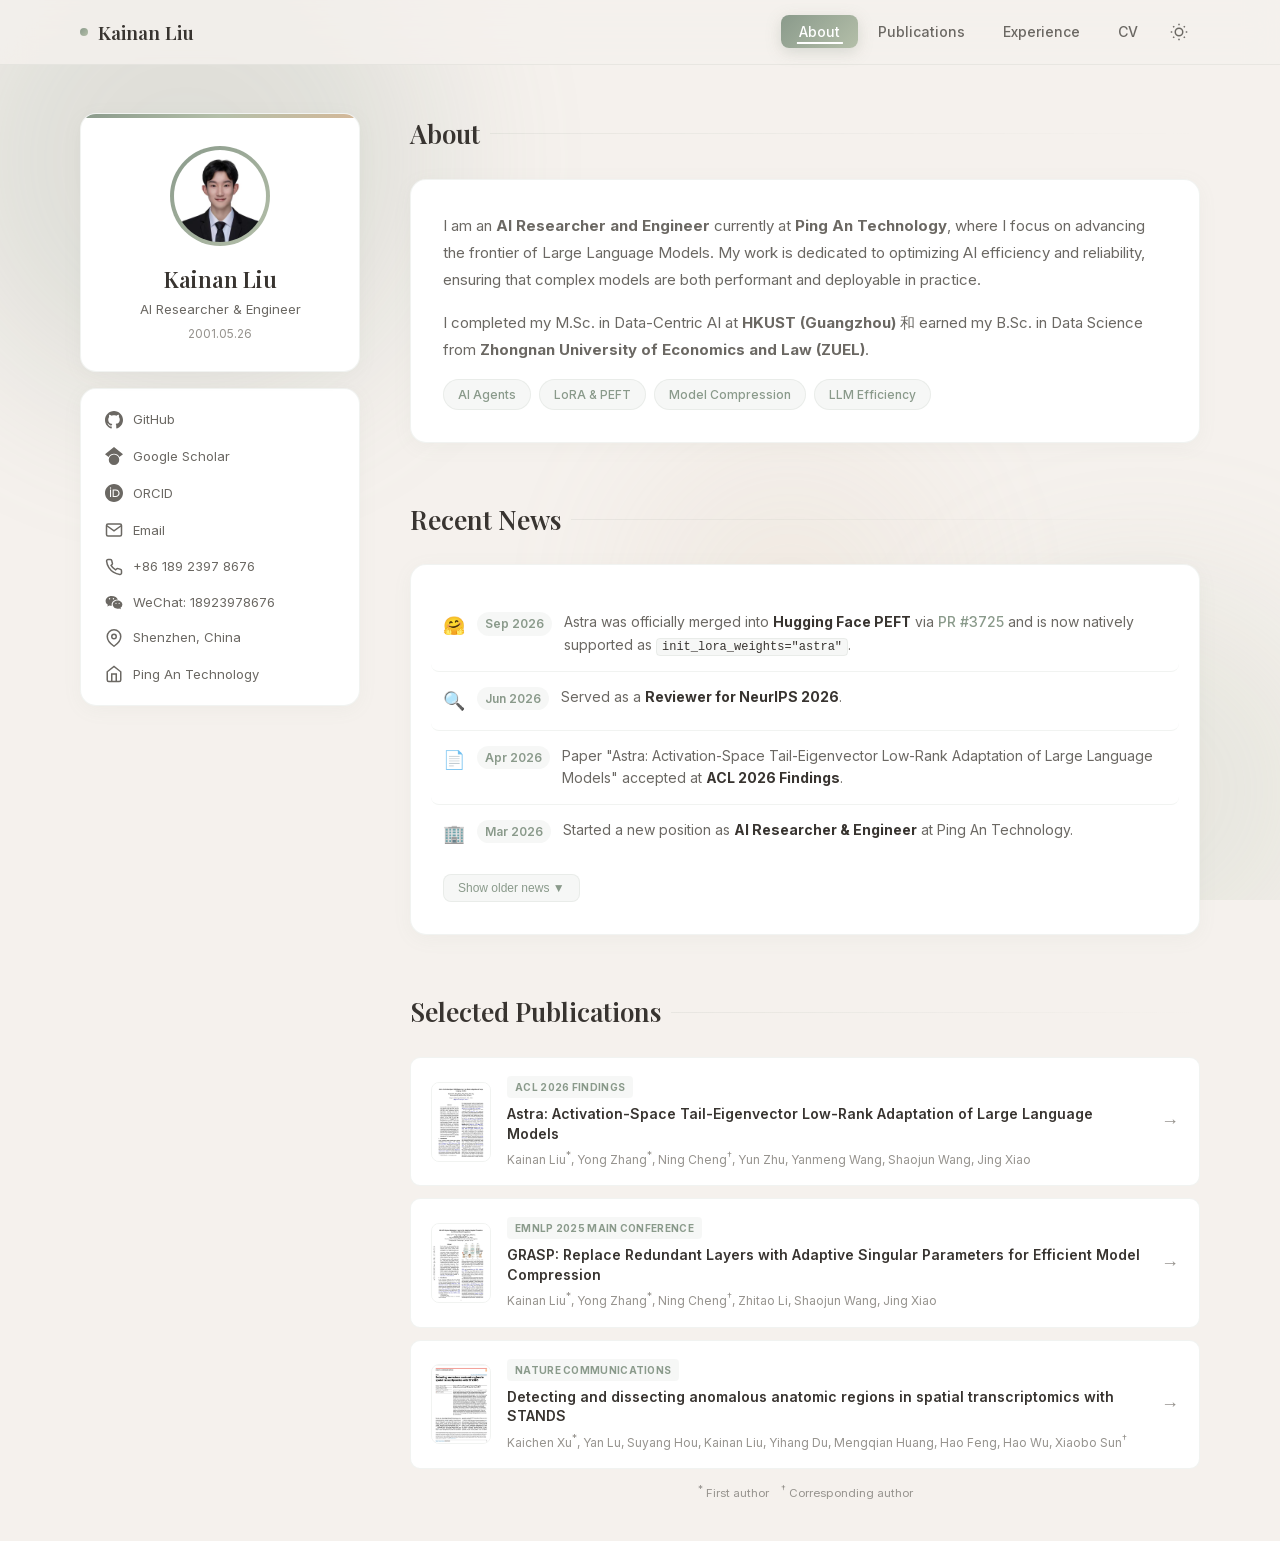
<file: index.html>
<!DOCTYPE html>
<html lang="en">
<head>
    <meta charset="UTF-8">
    <meta name="viewport" content="width=device-width, initial-scale=1.0">
    <title>Kainan Liu's Homepage</title>
    <link rel="stylesheet" href="style.css">
    <link rel="icon" type="image/svg+xml" href="data:image/svg+xml,%3Csvg xmlns='http://www.w3.org/2000/svg' viewBox='0 0 32 32'%3E%3Ccircle cx='16' cy='16' r='14' fill='%238a9a8b'/%3E%3Ccircle cx='16' cy='12.5' r='5.5' fill='%23f5f1ed'/%3E%3Cpath d='M8 22c0-4.4 3.6-8 8-8s8 3.6 8 8' fill='none' stroke='%23f5f1ed' stroke-width='2.5' stroke-linecap='round'/%3E%3C/svg%3E">
</head>
<body>

    <!-- Scroll Progress Bar -->
    <div class="scroll-progress" id="scrollProgress"></div>

    <!-- Animated Background Orbs -->
    <div class="bg-mesh">
        <div class="orb"></div>
        <div class="orb"></div>
        <div class="orb"></div>
    </div>

    <!-- Top Navigation -->
    <header class="site-header">
        <div class="nav-inner">
            <a href="index.html" class="nav-logo">
                <span class="nav-logo-dot"></span>
                <span class="nav-logo-text">Kainan Liu</span>
            </a>
            <nav>
                <ul class="nav-links">
                    <li><a href="index.html" class="active">About</a></li>
                    <li><a href="publications.html">Publications</a></li>
                    <li><a href="experience.html">Experience</a></li>
                    <li><a href="cv.html">CV</a></li>
                    <li>
                        <button class="theme-toggle" id="themeToggle" aria-label="Toggle theme">
                            <svg class="icon-sun" viewBox="0 0 24 24" fill="none" stroke="currentColor" stroke-width="2">
                                <circle cx="12" cy="12" r="5"></circle>
                                <line x1="12" y1="1" x2="12" y2="3"></line>
                                <line x1="12" y1="21" x2="12" y2="23"></line>
                                <line x1="4.22" y1="4.22" x2="5.64" y2="5.64"></line>
                                <line x1="18.36" y1="18.36" x2="19.78" y2="19.78"></line>
                                <line x1="1" y1="12" x2="3" y2="12"></line>
                                <line x1="21" y1="12" x2="23" y2="12"></line>
                                <line x1="4.22" y1="19.78" x2="5.64" y2="18.36"></line>
                                <line x1="18.36" y1="5.64" x2="19.78" y2="4.22"></line>
                            </svg>
                            <svg class="icon-moon" viewBox="0 0 24 24" fill="none" stroke="currentColor" stroke-width="2" style="display: none;">
                                <path d="M21 12.79A9 9 0 1 1 11.21 3 7 7 0 0 0 21 12.79z"></path>
                            </svg>
                        </button>
                    </li>
                </ul>
            </nav>
        </div>
    </header>

    <div class="page page-home">

        <!-- ── Sidebar ── -->
        <aside class="sidebar">
            <div class="profile-card">
                <div class="avatar-frame">
                    <div class="avatar">
                        <img src="assets/me.JPG" alt="Kainan Liu">
                    </div>
                </div>
                <h1 class="profile-name">Kainan Liu</h1>
                <p class="profile-title">AI Researcher & Engineer</p>
                <p class="profile-affiliation">2001.05.26</p>
            </div>

            <div class="profile-links">
                <!-- GitHub -->
                <a href="https://github.com/LyoAI" class="profile-link" target="_blank" rel="noopener">
                    <svg viewBox="0 0 24 24" fill="currentColor"><path d="M12 0c-6.626 0-12 5.373-12 12 0 5.302 3.438 9.8 8.207 11.387.599.111.793-.261.793-.577v-2.234c-3.338.726-4.033-1.416-4.033-1.416-.546-1.387-1.333-1.756-1.333-1.756-1.089-.745.083-.729.083-.729 1.205.084 1.839 1.237 1.839 1.237 1.07 1.834 2.807 1.304 3.492.997.107-.775.418-1.305.762-1.604-2.665-.305-5.467-1.334-5.467-5.931 0-1.311.469-2.381 1.236-3.221-.124-.303-.535-1.524.117-3.176 0 0 1.008-.322 3.301 1.23.957-.266 1.983-.399 3.003-.404 1.02.005 2.047.138 3.006.404 2.291-1.552 3.297-1.23 3.297-1.23.653 1.653.242 2.874.118 3.176.77.84 1.235 1.911 1.235 3.221 0 4.609-2.807 5.624-5.479 5.921.43.372.823 1.102.823 2.222v3.293c0 .319.192.694.801.576 4.765-1.589 8.199-6.086 8.199-11.386 0-6.627-5.373-12-12-12z"/></svg>
                    <span class="link-label">GitHub</span>
                </a>

                <!-- Google Scholar -->
                <a href="https://scholar.google.com/citations?hl=en&user=ypJ38D4AAAAJ" class="profile-link" target="_blank" rel="noopener">
                    <svg viewBox="0 0 24 24" fill="currentColor"><path d="M12 24a7 7 0 1 1 0-14 7 7 0 0 1 0 14Zm0-24L0 9.5l4.838 3.94A8 8 0 0 1 12 9a8 8 0 0 1 7.162 4.44L24 9.5 12 0Z"/></svg>
                    <span class="link-label">Google Scholar</span>
                </a>

                <!-- ORCID -->
                <a href="https://orcid.org/0009-0004-0299-8799" class="profile-link" target="_blank" rel="noopener">
                    <svg viewBox="0 0 24 24" fill="currentColor"><path d="M12 0C5.372 0 0 5.372 0 12s5.372 12 12 12 12-5.372 12-12S18.628 0 12 0zM7.369 4.378c.525 0 .947.431.947.947s-.422.947-.947.947a.95.95 0 0 1-.947-.947c0-.525.422-.947.947-.947zm-.722 3.038h1.444v10.041H6.647V7.416zm3.562 0h3.9c3.712 0 5.344 2.653 5.344 5.025 0 2.578-2.016 5.025-5.325 5.025h-3.919V7.416zm1.444 1.303v7.444h2.297c3.272 0 4.022-2.484 4.022-3.722 0-2.016-1.284-3.722-3.903-3.722h-2.416z"/></svg>
                    <span class="link-label">ORCID</span>
                </a>

                <!-- Email -->
                <a href="mailto:kliu341@connect.hkust-gz.edu.cn" class="profile-link">
                    <svg viewBox="0 0 24 24" fill="none" stroke="currentColor" stroke-width="2"><path d="M4 4h16c1.1 0 2 .9 2 2v12c0 1.1-.9 2-2 2H4c-1.1 0-2-.9-2-2V6c0-1.1.9-2 2-2z"/><polyline points="22,6 12,13 2,6"/></svg>
                    <span class="link-label">Email</span>
                </a>

                <!-- Phone -->
                <a href="tel:+8618923978676" class="profile-link">
                    <svg viewBox="0 0 24 24" fill="none" stroke="currentColor" stroke-width="2"><path d="M22 16.92v3a2 2 0 0 1-2.18 2 19.79 19.79 0 0 1-8.63-3.07 19.5 19.5 0 0 1-6-6 19.79 19.79 0 0 1-3.07-8.67A2 2 0 0 1 4.11 2h3a2 2 0 0 1 2 1.72c.13.96.36 1.9.7 2.81a2 2 0 0 1-.45 2.11L8.09 9.91a16 16 0 0 0 6 6l1.27-1.27a2 2 0 0 1 2.11-.45c.91.34 1.85.57 2.81.7A2 2 0 0 1 22 16.92z"/></svg>
                    <span class="link-label">+86 189 2397 8676</span>
                </a>

                <!-- WeChat (click to copy ID) -->
                <button type="button" class="profile-link" id="wechatCopy" data-copy="18923978676" title="Click to copy WeChat ID">
                    <svg viewBox="0 0 24 24" fill="currentColor"><path d="M8.69 4C4.34 4 .82 6.96.82 10.62c0 2.1 1.16 3.96 2.96 5.18l-.64 2.32 2.68-1.35c.83.24 1.7.37 2.6.37.24 0 .48-.01.71-.03a5.9 5.9 0 0 1-.26-1.71c0-3.5 3.3-6.34 7.37-6.34.28 0 .55.02.82.05C16.49 5.86 13 4 8.69 4Zm-2.6 4.75a.97.97 0 1 1 0-1.94.97.97 0 0 1 0 1.94Zm5.2 0a.97.97 0 1 1 0-1.94.97.97 0 0 1 0 1.94Z"/><path d="M23.18 15.4c0-3.05-2.88-5.53-6.43-5.53s-6.43 2.48-6.43 5.53 2.88 5.53 6.43 5.53c.77 0 1.51-.11 2.2-.31l2.24 1.13-.53-1.94a5.3 5.3 0 0 0 2.52-4.41Zm-8.5-.9a.81.81 0 1 1 0-1.62.79.79 0 0 1 0 1.62Zm4.18 0a.81.81 0 1 1 0-1.62.79.79 0 0 1 0 1.62Z"/></svg>
                    <span class="link-label">WeChat: 18923978676</span>
                </button>

                <!-- Location -->
                <a href="https://maps.google.com/?q=Shenzhen+China" class="profile-link" target="_blank" rel="noopener">
                    <svg viewBox="0 0 24 24" fill="none" stroke="currentColor" stroke-width="2"><path d="M21 10c0 7-9 13-9 13s-9-6-9-13a9 9 0 0 1 18 0z"/><circle cx="12" cy="10" r="3"/></svg>
                    <span class="link-label">Shenzhen, China</span>
                </a>

                <!-- Company -->
                <a href="https://www.pingan.com/" class="profile-link" target="_blank" rel="noopener">
                    <svg viewBox="0 0 24 24" fill="none" stroke="currentColor" stroke-width="2"><path d="M3 9l9-7 9 7v11a2 2 0 0 1-2 2H5a2 2 0 0 1-2-2z"/><polyline points="9 22 9 12 15 12 15 22"/></svg>
                    <span class="link-label">Ping An Technology</span>
                </a>
            </div>
        </aside>

        <!-- ── Main Content ── -->
        <main>

            <!-- About Section -->
            <section class="section">
                <div class="section-header">
                    <h2>About</h2>
                    <div class="section-header-line"></div>
                </div>
                <div class="content-card">
                    <p>
                        I am an <strong>AI Researcher and Engineer</strong> currently at 
                        <strong>Ping An Technology</strong>, where I focus on advancing the frontier of 
                        Large Language Models. My work is dedicated to optimizing AI efficiency and 
                        reliability, ensuring that complex models are both performant and 
                        deployable in practice.
                    </p>
                    <p>
                        I completed my M.Sc. in Data-Centric AI at <strong>HKUST (Guangzhou)</strong> 
                        和 earned my B.Sc. in Data Science from 
                        <strong>Zhongnan University of Economics and Law (ZUEL)</strong>.
                    </p>
                    <div class="tags">
                        <span class="tag">AI Agents</span>
                        <span class="tag">LoRA & PEFT</span>
                        <span class="tag">Model Compression</span>
                        <span class="tag">LLM Efficiency</span>
                    </div>
                </div>
            </section>

            <!-- Recent News Section -->
            <section class="section">
                <div class="section-header">
                    <h2>Recent News</h2>
                    <div class="section-header-line"></div>
                </div>
                <div class="content-card">
                    <ul class="news-list">
                        <li class="news-item">
                            <span class="news-icon">🤗</span>
                            <span class="news-date">Sep 2026</span>
                            <span class="news-text">
                                Astra was officially merged into <strong>Hugging Face PEFT</strong> via <a href="https://github.com/huggingface/peft/pull/3725" target="_blank" rel="noopener">PR #3725</a> and is now natively supported as <code>init_lora_weights="astra"</code>.
                            </span>
                        </li>
                        <li class="news-item">
                            <span class="news-icon">🔍</span>
                            <span class="news-date">Jun 2026</span>
                            <span class="news-text">
                                Served as a <strong>Reviewer for NeurIPS 2026</strong>.
                            </span>
                        </li>
                        <li class="news-item">
                            <span class="news-icon">📄</span>
                            <span class="news-date">Apr 2026</span>
                            <span class="news-text">
                                Paper "Astra: Activation-Space Tail-Eigenvector Low-Rank Adaptation of Large Language Models" accepted at <strong>ACL 2026 Findings</strong>.
                            </span>
                        </li>
                        <li class="news-item">
                            <span class="news-icon">🏢</span>
                            <span class="news-date">Mar 2026</span>
                            <span class="news-text">
                                Started a new position as <strong>AI Researcher & Engineer</strong> at Ping An Technology.
                            </span>
                        </li>
                    </ul>
                    <div id="newsOlder" style="display:none">
                        <ul class="news-list" style="border-top:1px dashed var(--border);padding-top:8px;margin-top:8px">
                            <li class="news-item">
                                <span class="news-icon">🎤</span>
                                <span class="news-date">Aug 2025</span>
                                <span class="news-text">
                                    Paper "GRASP: Replace Redundant Layers with Adaptive Singular Parameters for Efficient Model Compression" accepted at <strong>EMNLP 2025 Main Conference</strong>.
                                </span>
                            </li>
                            <li class="news-item">
                                <span class="news-icon">🎓</span>
                                <span class="news-date">July 2025</span>
                                <span class="news-text">
                                    Received my M.Sc. Degree in Data-Centric AI from HKUST (Guangzhou).
                                </span>
                            </li>
                        </ul>
                    </div>
                    <button class="news-toggle-btn" id="newsToggleBtn">Show older news ▼</button>
                </div>
            </section>

            <!-- Publications Preview Section -->
            <section class="section">
                <div class="section-header">
                    <h2>Selected Publications</h2>
                    <div class="section-header-line"></div>
                </div>

                <a href="publications.html#astra" class="pub-preview">
                    <div class="pub-preview-cover">
                        <img src="assets/Astra.png" alt="Astra">
                    </div>
                    <div class="pub-preview-content">
                        <span class="pub-preview-venue">ACL 2026 Findings</span>
                        <div class="pub-preview-title">Astra: Activation-Space Tail-Eigenvector Low-Rank Adaptation of Large Language Models</div>
                        <div class="pub-preview-authors">Kainan Liu<sup>*</sup>, Yong Zhang<sup>*</sup>, Ning Cheng<sup>†</sup>, Yun Zhu, Yanmeng Wang, Shaojun Wang, Jing Xiao</div>
                    </div>
                    <span class="pub-preview-arrow">→</span>
                </a>

                <a href="publications.html#grasp" class="pub-preview">
                    <div class="pub-preview-cover">
                        <img src="assets/GRASP.png" alt="GRASP">
                    </div>
                    <div class="pub-preview-content">
                        <span class="pub-preview-venue">EMNLP 2025 Main Conference</span>
                        <div class="pub-preview-title">GRASP: Replace Redundant Layers with Adaptive Singular Parameters for Efficient Model Compression</div>
                        <div class="pub-preview-authors">Kainan Liu<sup>*</sup>, Yong Zhang<sup>*</sup>, Ning Cheng<sup>†</sup>, Zhitao Li, Shaojun Wang, Jing Xiao</div>
                    </div>
                    <span class="pub-preview-arrow">→</span>
                </a>

                <a href="publications.html#stands" class="pub-preview">
                    <div class="pub-preview-cover">
                        <img src="assets/STANDS.png" alt="STANDS">
                    </div>
                    <div class="pub-preview-content">
                        <span class="pub-preview-venue">Nature Communications</span>
                        <div class="pub-preview-title">Detecting and dissecting anomalous anatomic regions in spatial transcriptomics with STANDS</div>
                        <div class="pub-preview-authors">Kaichen Xu<sup>*</sup>, Yan Lu, Suyang Hou, Kainan Liu, Yihang Du, Mengqian Huang, Hao Feng, Hao Wu, Xiaobo Sun<sup>†</sup></div>
                    </div>
                    <span class="pub-preview-arrow">→</span>
                </a>
                <p class="pub-preview-note"><sup>*</sup> First author &nbsp;&nbsp; <sup>†</sup> Corresponding author</p>
            </section>

        </main>
    </div>

    <script src="site.js"></script>
    <script>
        // ── WeChat ID: click to copy (with fallback for non-secure contexts) ──
        const wechatBtn = document.getElementById('wechatCopy');
        const wechatLabel = wechatBtn.querySelector('.link-label');
        const wechatDefaultLabel = wechatLabel.textContent;
        let wechatResetTimer;

        wechatBtn.addEventListener('click', async () => {
            const id = wechatBtn.dataset.copy;
            let copied = false;
            try {
                await navigator.clipboard.writeText(id);
                copied = true;
            } catch {
                const tmp = document.createElement('textarea');
                tmp.value = id;
                tmp.style.position = 'fixed';
                tmp.style.opacity = '0';
                document.body.appendChild(tmp);
                tmp.select();
                copied = document.execCommand('copy');
                tmp.remove();
            }
            wechatLabel.textContent = copied ? 'Copied: ' + id : 'Copy failed — ' + id;
            clearTimeout(wechatResetTimer);
            wechatResetTimer = setTimeout(() => { wechatLabel.textContent = wechatDefaultLabel; }, 1600);
        });

        // ── News Toggle ──
        const newsToggleBtn = document.getElementById('newsToggleBtn');
        const newsOlder = document.getElementById('newsOlder');
        newsToggleBtn.addEventListener('click', () => {
            const isHidden = newsOlder.style.display === 'none';
            newsOlder.style.display = isHidden ? 'block' : 'none';
            newsToggleBtn.textContent = isHidden ? 'Show less news ▲' : 'Show older news ▼';
        });

    
    
    </script>

</body>
</html>
</file>
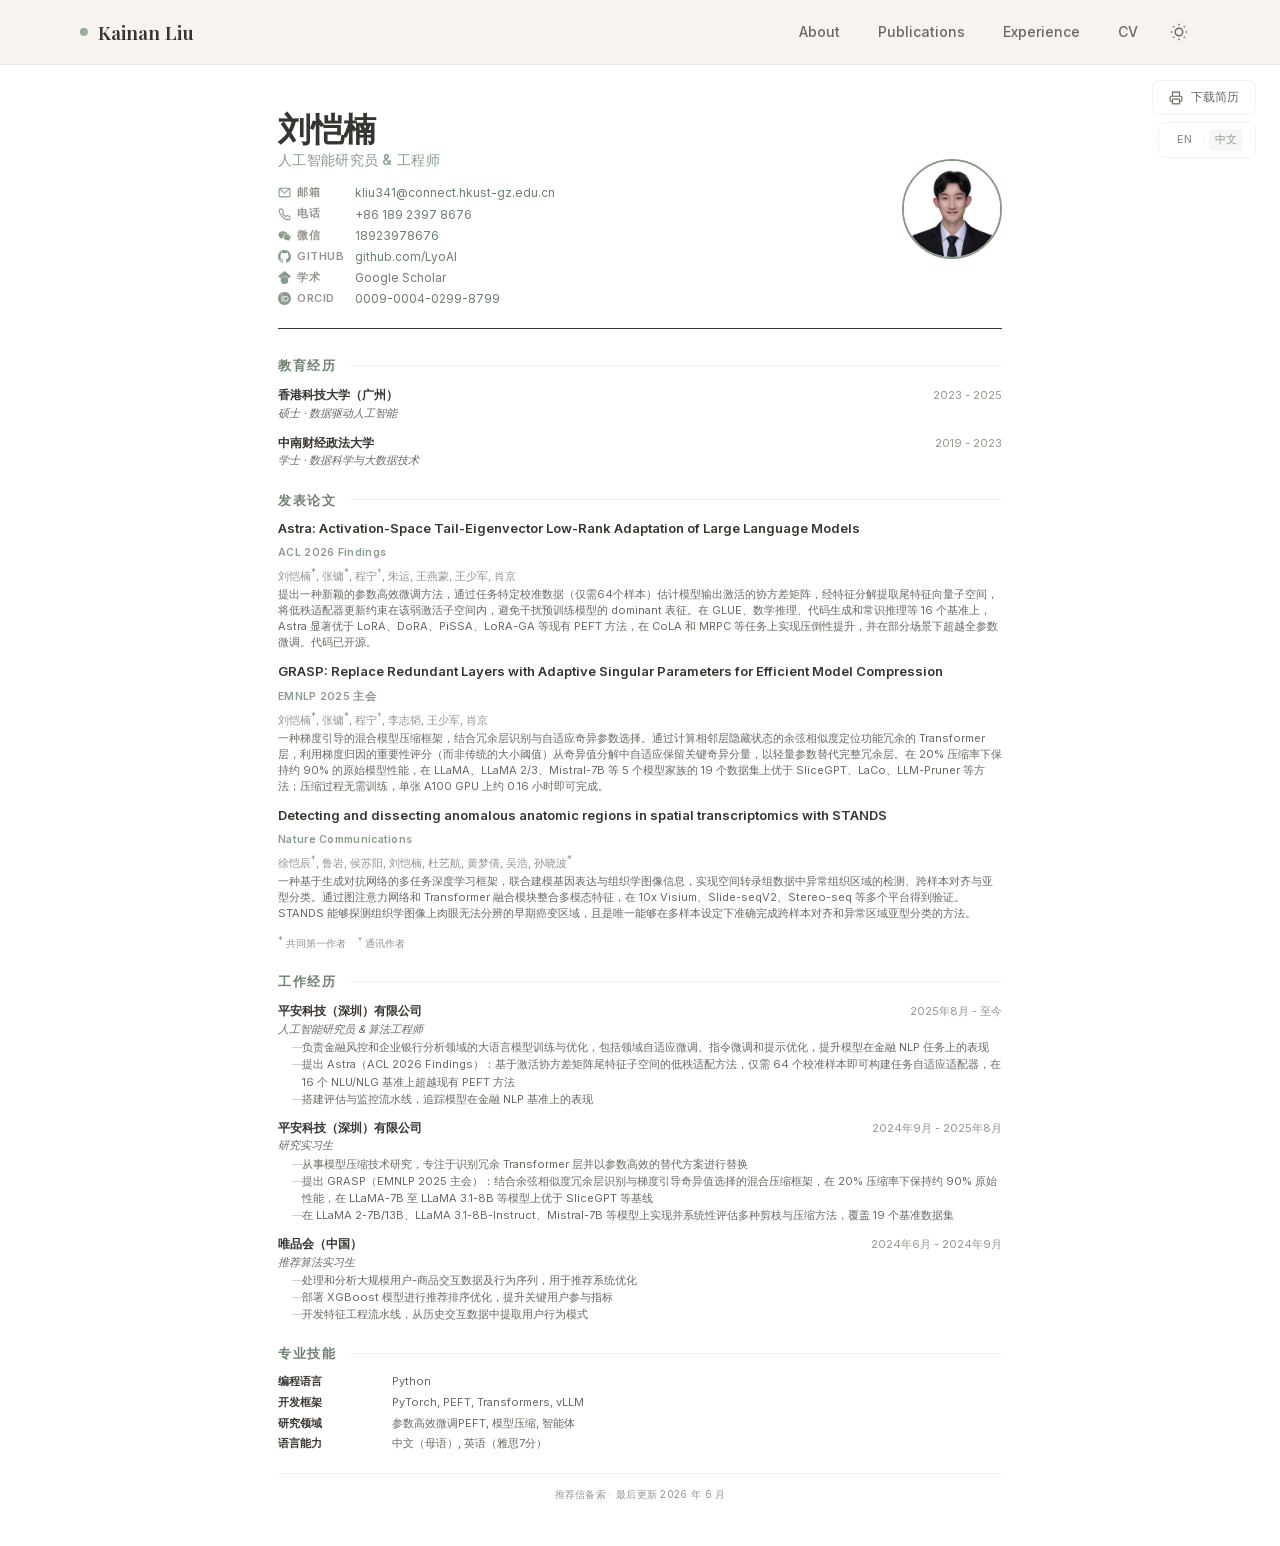
<file: cv-zh.html>
<!DOCTYPE html>
<html lang="zh-CN">
<head>
    <meta charset="UTF-8">
    <meta name="viewport" content="width=device-width, initial-scale=1.0">
    <title>简历 — 刘恺楠</title>
    <link rel="stylesheet" href="style.css">
    <link rel="icon" type="image/svg+xml" href="data:image/svg+xml,%3Csvg xmlns='http://www.w3.org/2000/svg' viewBox='0 0 32 32'%3E%3Ccircle cx='16' cy='16' r='14' fill='%238a9a8b'/%3E%3Crect x='8' y='7' width='16' height='18' rx='2' fill='%23f5f1ed'/%3E%3Crect x='11' y='11' width='10' height='1.5' rx='.75' fill='%238a9a8b'/%3E%3Crect x='11' y='14.5' width='8' height='1.5' rx='.75' fill='%238a9a8b'/%3E%3Crect x='11' y='18' width='10' height='1.5' rx='.75' fill='%238a9a8b'/%3E%3Crect x='11' y='21.5' width='6' height='1.5' rx='.75' fill='%238a9a8b'/%3E%3C/svg%3E">
    <style>
        /* ══════════════════════════════════════════════
           CV — Refined Academic (Chinese)
           ══════════════════════════════════════════════ */

        :root {
            --cv-name: 33px;
            --cv-title: 14px;
            --cv-section-header: 12.5px;
            --cv-body: 12px;
            --cv-small: 11px;
            --cv-heading: #6d7f6e;
            --cv-margin: 0;
            --cv-rule: 1px solid var(--border);
        }

        [data-theme="dark"] {
            --cv-heading: #9aa89b;
        }

        body {
            background: var(--bg-secondary);
        }

        .cv-page {
            max-width: 820px;
            margin: 0 auto;
            padding: 44px 48px;
            background: var(--bg-secondary);
        }

        /* ── Header ── */
        .cv-header {
            display: flex;
            gap: 28px;
            margin-bottom: 26px;
            padding-bottom: 20px;
            border-bottom: 1px solid var(--text-primary);
        }

        .cv-header-main {
            flex: 1;
            min-width: 0;
        }

        .cv-header h1 {
            font-family: var(--font-serif);
            font-size: var(--cv-name);
            font-weight: 700;
            letter-spacing: -0.5px;
            line-height: 1.15;
            color: var(--text-primary);
            margin-bottom: 2px;
        }

        .cv-header .subtitle {
            font-size: var(--cv-title);
            color: var(--accent);
            font-weight: 500;
            letter-spacing: 0.3px;
            margin-bottom: 12px;
        }

        /* ── CV Link Colors (Morandi palette) ── */
        .cv-page a {
            color: var(--cv-heading);
            text-decoration: none;
            transition: color 0.15s;
        }
        .cv-page a:hover {
            color: var(--text-primary);
        }

        /* ── Contact Grid ── */
        .cv-contact {
            display: grid;
            grid-template-columns: auto 1fr;
            gap: 2px 10px;
            align-items: center;
        }

        .cv-contact-label {
            display: inline-flex;
            align-items: center;
            gap: 6px;
            font-size: var(--cv-small);
            font-weight: 600;
            color: var(--text-muted);
            text-transform: uppercase;
            letter-spacing: 0.6px;
        }

        .cv-contact-label svg {
            width: 13px;
            height: 13px;
            flex-shrink: 0;
            color: var(--accent);
        }

        .cv-contact-value {
            font-size: var(--cv-body);
            color: var(--cv-heading);
            text-decoration: none;
            transition: color 0.15s;
        }

        .cv-contact-value:hover {
            color: var(--text-primary);
        }

        /* ── Photo ── */
        .cv-photo {
            flex-shrink: 0;
            width: 100px;
            height: 100px;
            border-radius: 50%;
            overflow: hidden;
            border: 2px solid var(--accent);
            align-self: center;
        }

        .cv-photo img {
            width: 100%;
            height: 100%;
            object-fit: cover;
            display: block;
        }

        /* ── Sections ── */
        .cv-section {
            margin-bottom: 20px;
        }

        .cv-section-header {
            display: flex;
            align-items: center;
            gap: 14px;
            margin-bottom: 10px;
        }

        .cv-section-header h2 {
            font-family: var(--font-serif);
            font-size: var(--cv-section-header);
            font-weight: 600;
            text-transform: uppercase;
            letter-spacing: 1.5px;
            color: var(--cv-heading);
            white-space: nowrap;
        }

        .cv-section-header::after {
            content: '';
            flex: 1;
            height: 1px;
            background: var(--border);
        }

        /* ── Entries (Education, Experience) ── */
        .cv-entry {
            margin-bottom: 10px;
        }

        .cv-entry:last-child {
            margin-bottom: 0;
        }

        .cv-entry-top {
            display: flex;
            justify-content: space-between;
            align-items: baseline;
            gap: 12px;
        }

        .cv-entry-title {
            font-size: var(--cv-body);
            font-weight: 600;
            color: var(--text-primary);
        }

        .cv-entry-date {
            font-size: var(--cv-small);
            color: var(--text-muted);
            white-space: nowrap;
            flex-shrink: 0;
        }

        .cv-entry-sub {
            font-size: var(--cv-small);
            color: var(--text-secondary);
            font-style: italic;
        }

        .cv-entry-details {
            margin: 1px 0 0;
            padding-left: 14px;
            list-style: none;
        }

        .cv-entry-details li {
            font-size: var(--cv-small);
            color: var(--text-secondary);
            line-height: 1.55;
            position: relative;
            padding-left: 10px;
        }

        .cv-entry-details li::before {
            content: '—';
            position: absolute;
            left: 0;
            color: var(--accent);
            opacity: 0.5;
        }

        /* ── Publications ── */
        .cv-pub {
            margin-bottom: 12px;
        }

        .cv-pub-title {
            font-size: 13px;
            font-weight: 600;
            color: var(--text-primary);
            line-height: 1.35;
            margin-bottom: 2px;
        }

        .cv-pub-venue {
            display: inline-block;
            font-size: 10.5px;
            font-weight: 600;
            color: var(--accent);
            letter-spacing: 0.3px;
            margin-bottom: 3px;
        }

        .cv-pub-authors {
            font-size: var(--cv-small);
            color: var(--text-muted);
            margin-bottom: 2px;
        }

        .cv-pub-desc {
            font-size: var(--cv-small);
            color: var(--text-secondary);
            line-height: 1.45;
        }

        .cv-pub-note {
            font-size: 10px;
            color: var(--text-muted);
            margin-top: 6px;
        }

        /* ── Skills ── */
        .cv-skills {
            display: grid;
            grid-template-columns: 100px 1fr;
            gap: 3px 14px;
        }

        .cv-skills-label {
            font-size: var(--cv-small);
            font-weight: 600;
            color: var(--text-primary);
        }

        .cv-skills-content {
            font-size: var(--cv-small);
            color: var(--text-secondary);
            line-height: 1.55;
        }

        /* ── Footer ── */
        .cv-footer {
            margin-top: 20px;
            padding-top: 12px;
            border-top: 1px solid var(--border);
            text-align: center;
            font-size: 10px;
            color: var(--text-muted);
            letter-spacing: 0.3px;
        }

        /* ── Print Button ── */
        .print-btn {
            position: fixed;
            top: 80px;
            right: 24px;
            background: var(--bg-secondary);
            border: 1px solid var(--border);
            padding: 8px 16px;
            border-radius: 8px;
            font-size: 12px;
            cursor: pointer;
            display: flex;
            align-items: center;
            gap: 8px;
            color: var(--text-secondary);
            transition: all 0.2s;
            z-index: 100;
        }

        .print-btn:hover {
            background: var(--text-primary);
            color: var(--bg-primary);
        }

        .print-btn svg {
            width: 14px;
            height: 14px;
        }

        /* ── Language Switch ── */
        .lang-switch {
            position: fixed;
            top: 122px;
            right: 24px;
            background: var(--bg-secondary);
            border: 1px solid var(--border);
            padding: 6px 12px;
            border-radius: 8px;
            font-size: 11px;
            display: flex;
            align-items: center;
            gap: 4px;
            z-index: 100;
        }

        .lang-switch a {
            color: var(--text-muted);
            text-decoration: none;
            font-weight: 500;
            padding: 2px 6px;
            border-radius: 4px;
            transition: all 0.2s;
        }

        .lang-switch a:hover {
            color: var(--text-primary);
        }

        .lang-switch a.active-lang {
            color: var(--accent);
            background: var(--accent-glow);
        }

        .lang-switch .sep {
            color: var(--border);
        }

        /* ══════════════════════════════════════════════
           PRINT — A4 Single Page
           ══════════════════════════════════════════════ */
        @media print {
            @page {
                size: A4;
                margin: 0;
            }

            body { background: white; color: #000; -webkit-print-color-adjust: exact; print-color-adjust: exact; }

            .site-header,
            .scroll-progress,
            .print-btn,
            .lang-switch {
                display: none !important;
            }

            .cv-page {
                padding: 12mm 16mm;
                max-width: none;
                background: white;
            }

            .cv-page a { color: #6d7f6e; }
            .cv-page a:hover { color: #000; }

            .cv-header {
                margin-bottom: 12px;
                padding-bottom: 10px;
                border-bottom-color: #555;
            }

            .cv-header h1 { font-size: 22px; color: #000; }
            .cv-header .subtitle { font-size: 11.5px; margin-bottom: 8px; color: #222; }

            .cv-photo {
                width: 80px;
                height: 80px;
                border-color: #555;
            }

            .cv-contact {
                grid-template-columns: auto 1fr auto 1fr;
                gap: 1px 16px;
            }
            .cv-contact-label { font-size: 8.5px; color: #444; }
            .cv-contact-label svg { width: 10px; height: 10px; }
            .cv-contact-value { font-size: 9.5px; color: #333; line-height: 1.15; }

            .cv-section { margin-bottom: 10px; }
            .cv-section-header { margin-bottom: 6px; }
            .cv-section-header h2 { font-size: 10.5px; color: #555; }
            .cv-section-header::after { background: #ccc; }

            .cv-entry { margin-bottom: 5px; }
            .cv-entry-title { font-size: 10px; color: #000; }
            .cv-entry-date { font-size: 8.5px; color: #444; }
            .cv-entry-sub { font-size: 9px; color: #222; }
            .cv-entry-details { margin: 1px 0 0; }
            .cv-entry-details li { font-size: 9px; line-height: 1.35; color: #000; }

            .cv-pub { margin-bottom: 5px; }
            .cv-pub-title { font-size: 10.5px; color: #6d7f6e; }
            .cv-pub-venue { font-size: 8.5px; color: #6d7f6e; }
            .cv-pub-authors { font-size: 9px; color: #222; }
            .cv-pub-desc { font-size: 9px; line-height: 1.32; color: #000; }
            .cv-pub-note { font-size: 8.5px; margin-top: 2px; color: #444; }

            .cv-skills { grid-template-columns: 80px 1fr; gap: 1px 10px; }
            .cv-skills-label { font-size: 9px; color: #000; }
            .cv-skills-content { font-size: 9px; color: #222; }

            .cv-footer { margin-top: 6px; padding-top: 4px; font-size: 8.5px; color: #555; border-top-color: #ccc; }
        }

        /* ── Mobile ── */
        @media (max-width: 700px) {
            .cv-page { padding: 24px 16px; }
            .cv-header { flex-direction: column-reverse; gap: 16px; }
            .cv-photo { width: 80px; height: 80px; align-self: flex-end; }
            .cv-header h1 { font-size: 28px; }
            .cv-skills { grid-template-columns: 1fr; gap: 2px 0; }
            .print-btn { top: 72px; right: 12px; padding: 6px 12px; font-size: 11px; }
            .lang-switch { top: 116px; right: 12px; }
        }
    </style>
</head>
<body>

    <!-- Scroll Progress Bar -->
    <div class="scroll-progress" id="scrollProgress"></div>

    <!-- Top Navigation -->
    <header class="site-header">
        <div class="nav-inner">
            <a href="index.html" class="nav-logo">
                <span class="nav-logo-dot"></span>
                <span class="nav-logo-text">Kainan Liu</span>
            </a>
            <nav>
                <ul class="nav-links">
                    <li><a href="index.html">About</a></li>
                    <li><a href="publications.html">Publications</a></li>
                    <li><a href="experience.html">Experience</a></li>
                    <li><a href="cv.html">CV</a></li>
                    <li>
                        <button class="theme-toggle" id="themeToggle" aria-label="Toggle theme">
                            <svg class="icon-sun" viewBox="0 0 24 24" fill="none" stroke="currentColor" stroke-width="2">
                                <circle cx="12" cy="12" r="5"></circle>
                                <line x1="12" y1="1" x2="12" y2="3"></line>
                                <line x1="12" y1="21" x2="12" y2="23"></line>
                                <line x1="4.22" y1="4.22" x2="5.64" y2="5.64"></line>
                                <line x1="18.36" y1="18.36" x2="19.78" y2="19.78"></line>
                                <line x1="1" y1="12" x2="3" y2="12"></line>
                                <line x1="21" y1="12" x2="23" y2="12"></line>
                                <line x1="4.22" y1="19.78" x2="5.64" y2="18.36"></line>
                                <line x1="18.36" y1="5.64" x2="19.78" y2="4.22"></line>
                            </svg>
                            <svg class="icon-moon" viewBox="0 0 24 24" fill="none" stroke="currentColor" stroke-width="2" style="display: none;">
                                <path d="M21 12.79A9 9 0 1 1 11.21 3 7 7 0 0 0 21 12.79z"></path>
                            </svg>
                        </button>
                    </li>
                </ul>
            </nav>
        </div>
    </header>

    <!-- Print Button -->
    <button class="print-btn" onclick="window.print()">
        <svg viewBox="0 0 24 24" fill="none" stroke="currentColor" stroke-width="2">
            <polyline points="6 9 6 2 18 2 18 9"></polyline>
            <path d="M6 18H4a2 2 0 0 1-2-2v-5a2 2 0 0 1 2-2h16a2 2 0 0 1 2 2v5a2 2 0 0 1-2 2h-2"></path>
            <rect x="6" y="14" width="12" height="8"></rect>
        </svg>
        下载简历
    </button>

    <!-- Language Switch -->
    <div class="lang-switch">
        <a href="cv.html">EN</a>
        <span class="sep">|</span>
        <a href="cv-zh.html" class="active-lang">中文</a>
    </div>

    <div class="cv-page">

        <!-- ═══ Header ═══ -->
        <header class="cv-header">
            <div class="cv-header-main">
                <h1>刘恺楠</h1>
                <p class="subtitle">人工智能研究员 &amp; 工程师</p>
                <div class="cv-contact">
                    <span class="cv-contact-label"><svg viewBox="0 0 24 24" fill="none" stroke="currentColor" stroke-width="2"><rect x="2" y="4" width="20" height="16" rx="2"/><path d="M22 4L12 13 2 4"/></svg>邮箱</span>
                    <a href="mailto:kliu341@connect.hkust-gz.edu.cn" class="cv-contact-value">kliu341@connect.hkust-gz.edu.cn</a>
                    <span class="cv-contact-label"><svg viewBox="0 0 24 24" fill="none" stroke="currentColor" stroke-width="2"><path d="M22 16.92v3a2 2 0 0 1-2.18 2 19.79 19.79 0 0 1-8.63-3.07 19.5 19.5 0 0 1-6-6 19.79 19.79 0 0 1-3.07-8.67A2 2 0 0 1 4.11 2h3a2 2 0 0 1 2 1.72c.13.96.36 1.9.7 2.81a2 2 0 0 1-.45 2.11L8.09 9.91a16 16 0 0 0 6 6l1.27-1.27a2 2 0 0 1 2.11-.45c.91.34 1.85.57 2.81.7A2 2 0 0 1 22 16.92z"/></svg>电话</span>
                    <a href="tel:+8618923978676" class="cv-contact-value">+86 189 2397 8676</a>
                    <span class="cv-contact-label"><svg viewBox="0 0 24 24" fill="currentColor"><path d="M8.69 4C4.34 4 .82 6.96.82 10.62c0 2.1 1.16 3.96 2.96 5.18l-.64 2.32 2.68-1.35c.83.24 1.7.37 2.6.37.24 0 .48-.01.71-.03a5.9 5.9 0 0 1-.26-1.71c0-3.5 3.3-6.34 7.37-6.34.28 0 .55.02.82.05C16.49 5.86 13 4 8.69 4Zm-2.6 4.75a.97.97 0 1 1 0-1.94.97.97 0 0 1 0 1.94Zm5.2 0a.97.97 0 1 1 0-1.94.97.97 0 0 1 0 1.94Z"/><path d="M23.18 15.4c0-3.05-2.88-5.53-6.43-5.53s-6.43 2.48-6.43 5.53 2.88 5.53 6.43 5.53c.77 0 1.51-.11 2.2-.31l2.24 1.13-.53-1.94a5.3 5.3 0 0 0 2.52-4.41Zm-8.5-.9a.81.81 0 1 1 0-1.62.79.79 0 0 1 0 1.62Zm4.18 0a.81.81 0 1 1 0-1.62.79.79 0 0 1 0 1.62Z"/></svg>微信</span>
                    <span class="cv-contact-value">18923978676</span>
                    <span class="cv-contact-label"><svg viewBox="0 0 24 24" fill="currentColor"><path d="M12 0C5.37 0 0 5.37 0 12c0 5.31 3.435 9.795 8.205 11.385.6.105.825-.255.825-.57 0-.285-.015-1.23-.015-2.235-3.015.555-3.795-.735-4.035-1.41-.135-.345-.72-1.41-1.23-1.695-.42-.225-1.02-.78-.015-.795.945-.015 1.62.87 1.845 1.23 1.08 1.815 2.805 1.305 3.495.99.105-.78.42-1.305.765-1.605-2.67-.3-5.46-1.335-5.46-5.925 0-1.305.465-2.385 1.23-3.225-.12-.3-.54-1.53.12-3.18 0 0 1.005-.315 3.3 1.23.96-.27 1.98-.405 3-.405s2.04.135 3 .405c2.295-1.56 3.3-1.23 3.3-1.23.66 1.65.24 2.88.12 3.18.765.84 1.23 1.905 1.23 3.225 0 4.605-2.805 5.625-5.475 5.925.435.375.81 1.095.81 2.22 0 1.605-.015 2.895-.015 3.3 0 .315.225.69.825.57A12.02 12.02 0 0024 12c0-6.63-5.37-12-12-12z"/></svg>GitHub</span>
                    <a href="https://github.com/LyoAI" class="cv-contact-value">github.com/LyoAI</a>
                    <span class="cv-contact-label"><svg viewBox="0 0 24 24" fill="currentColor"><path d="M12 24a7 7 0 1 1 0-14 7 7 0 0 1 0 14Zm0-24L0 9.5l4.838 3.94A8 8 0 0 1 12 9a8 8 0 0 1 7.162 4.44L24 9.5 12 0Z"/></svg>学术</span>
                    <a href="https://scholar.google.com/citations?hl=en&user=ypJ38D4AAAAJ" class="cv-contact-value">Google Scholar</a>
                    <span class="cv-contact-label"><svg viewBox="0 0 24 24" fill="currentColor"><path d="M12 0C5.372 0 0 5.372 0 12s5.372 12 12 12 12-5.372 12-12S18.628 0 12 0zM7.369 4.378c.525 0 .947.431.947.947s-.422.947-.947.947a.95.95 0 0 1-.947-.947c0-.525.422-.947.947-.947zm-.722 3.038h1.444v10.041H6.647V7.416zm3.562 0h3.9c3.712 0 5.344 2.653 5.344 5.025 0 2.578-2.016 5.025-5.325 5.025h-3.919V7.416zm1.444 1.303v7.444h2.297c3.272 0 4.022-2.484 4.022-3.722 0-2.016-1.284-3.722-3.903-3.722h-2.416z"/></svg>ORCID</span>
                    <a href="https://orcid.org/0009-0004-0299-8799" class="cv-contact-value">0009-0004-0299-8799</a>
                </div>
            </div>
            <div class="cv-photo">
                <img src="assets/me.JPG" alt="刘恺楠">
            </div>
        </header>

        <!-- ═══ 教育经历 ═══ -->
        <section class="cv-section">
            <div class="cv-section-header">
                <h2>教育经历</h2>
            </div>

            <div class="cv-entry">
                <div class="cv-entry-top">
                    <span class="cv-entry-title">香港科技大学（广州）</span>
                    <span class="cv-entry-date">2023 - 2025</span>
                </div>
                <div class="cv-entry-sub">硕士 · 数据驱动人工智能</div>
            </div>

            <div class="cv-entry">
                <div class="cv-entry-top">
                    <span class="cv-entry-title">中南财经政法大学</span>
                    <span class="cv-entry-date">2019 - 2023</span>
                </div>
                <div class="cv-entry-sub">学士 · 数据科学与大数据技术</div>
            </div>
        </section>

        <!-- ═══ 发表论文 ═══ -->
        <section class="cv-section">
            <div class="cv-section-header">
                <h2>发表论文</h2>
            </div>

            <div class="cv-pub">
                <div class="cv-pub-title">Astra: Activation-Space Tail-Eigenvector Low-Rank Adaptation of Large Language Models</div>
                <div class="cv-pub-venue">ACL 2026 Findings</div>
                <div class="cv-pub-authors">刘恺楠<sup>*</sup>, 张镛<sup>*</sup>, 程宁<sup>†</sup>, 朱运, 王燕蒙, 王少军, 肖京</div>
                <div class="cv-pub-desc">提出一种新颖的参数高效微调方法，通过任务特定校准数据（仅需64个样本）估计模型输出激活的协方差矩阵，经特征分解提取尾特征向量子空间，将低秩适配器更新约束在该弱激活子空间内，避免干扰预训练模型的 dominant 表征。在 GLUE、数学推理、代码生成和常识推理等 16 个基准上，Astra 显著优于 LoRA、DoRA、PiSSA、LoRA-GA 等现有 PEFT 方法，在 CoLA 和 MRPC 等任务上实现压倒性提升，并在部分场景下超越全参数微调。代码已开源。</div>
            </div>

            <div class="cv-pub">
                <div class="cv-pub-title">GRASP: Replace Redundant Layers with Adaptive Singular Parameters for Efficient Model Compression</div>
                <div class="cv-pub-venue">EMNLP 2025 主会</div>
                <div class="cv-pub-authors">刘恺楠<sup>*</sup>, 张镛<sup>*</sup>, 程宁<sup>†</sup>, 李志韬, 王少军, 肖京</div>
                <div class="cv-pub-desc">一种梯度引导的混合模型压缩框架，结合冗余层识别与自适应奇异参数选择。通过计算相邻层隐藏状态的余弦相似度定位功能冗余的 Transformer 层，利用梯度归因的重要性评分（而非传统的大小阈值）从奇异值分解中自适应保留关键奇异分量，以轻量参数替代完整冗余层。在 20% 压缩率下保持约 90% 的原始模型性能，在 LLaMA、LLaMA 2/3、Mistral-7B 等 5 个模型家族的 19 个数据集上优于 SliceGPT、LaCo、LLM-Pruner 等方法；压缩过程无需训练，单张 A100 GPU 上约 0.16 小时即可完成。</div>
            </div>

            <div class="cv-pub">
                <div class="cv-pub-title">Detecting and dissecting anomalous anatomic regions in spatial transcriptomics with STANDS</div>
                <div class="cv-pub-venue">Nature Communications</div>
                <div class="cv-pub-authors">徐恺辰<sup>†</sup>, 鲁岩, 侯苏阳, 刘恺楠, 杜艺航, 黄梦倩, 吴浩, 孙晓波<sup>*</sup></div>
                <div class="cv-pub-desc">一种基于生成对抗网络的多任务深度学习框架，联合建模基因表达与组织学图像信息，实现空间转录组数据中异常组织区域的检测、跨样本对齐与亚型分类。通过图注意力网络和 Transformer 融合模块整合多模态特征，在 10x Visium、Slide-seqV2、Stereo-seq 等多个平台得到验证。STANDS 能够探测组织学图像上肉眼无法分辨的早期癌变区域，且是唯一能够在多样本设定下准确完成跨样本对齐和异常区域亚型分类的方法。</div>
            </div>
            <p class="cv-pub-note"><sup>*</sup> 共同第一作者 &nbsp;&nbsp; <sup>†</sup> 通讯作者</p>
        </section>

        <!-- ═══ 工作经历 ═══ -->
        <section class="cv-section">
            <div class="cv-section-header">
                <h2>工作经历</h2>
            </div>

            <div class="cv-entry">
                <div class="cv-entry-top">
                    <span class="cv-entry-title">平安科技（深圳）有限公司</span>
                    <span class="cv-entry-date">2025年8月 - 至今</span>
                </div>
                <div class="cv-entry-sub">人工智能研究员 &amp; 算法工程师</div>
                <ul class="cv-entry-details">
                    <li>负责金融风控和企业银行分析领域的大语言模型训练与优化，包括领域自适应微调、指令微调和提示优化，提升模型在金融 NLP 任务上的表现</li>
                    <li>提出 Astra（ACL 2026 Findings）：基于激活协方差矩阵尾特征子空间的低秩适配方法，仅需 64 个校准样本即可构建任务自适应适配器，在 16 个 NLU/NLG 基准上超越现有 PEFT 方法</li>
                    <li>搭建评估与监控流水线，追踪模型在金融 NLP 基准上的表现</li>
                </ul>
            </div>

            <div class="cv-entry">
                <div class="cv-entry-top">
                    <span class="cv-entry-title">平安科技（深圳）有限公司</span>
                    <span class="cv-entry-date">2024年9月 - 2025年8月</span>
                </div>
                <div class="cv-entry-sub">研究实习生</div>
                <ul class="cv-entry-details">
                    <li>从事模型压缩技术研究，专注于识别冗余 Transformer 层并以参数高效的替代方案进行替换</li>
                    <li>提出 GRASP（EMNLP 2025 主会）：结合余弦相似度冗余层识别与梯度引导奇异值选择的混合压缩框架，在 20% 压缩率下保持约 90% 原始性能，在 LLaMA-7B 至 LLaMA 3.1-8B 等模型上优于 SliceGPT 等基线</li>
                    <li>在 LLaMA 2-7B/13B、LLaMA 3.1-8B-Instruct、Mistral-7B 等模型上实现并系统性评估多种剪枝与压缩方法，覆盖 19 个基准数据集</li>
                </ul>
            </div>

            <div class="cv-entry">
                <div class="cv-entry-top">
                    <span class="cv-entry-title">唯品会（中国）</span>
                    <span class="cv-entry-date">2024年6月 - 2024年9月</span>
                </div>
                <div class="cv-entry-sub">推荐算法实习生</div>
                <ul class="cv-entry-details">
                    <li>处理和分析大规模用户-商品交互数据及行为序列，用于推荐系统优化</li>
                    <li>部署 XGBoost 模型进行推荐排序优化，提升关键用户参与指标</li>
                    <li>开发特征工程流水线，从历史交互数据中提取用户行为模式</li>
                </ul>
            </div>
        </section>

        <!-- ═══ 专业技能 ═══ -->
        <section class="cv-section">
            <div class="cv-section-header">
                <h2>专业技能</h2>
            </div>
            <div class="cv-skills">
                <span class="cv-skills-label">编程语言</span>
                <span class="cv-skills-content">Python</span>

                <span class="cv-skills-label">开发框架</span>
                <span class="cv-skills-content">PyTorch, PEFT, Transformers, vLLM</span>

                <span class="cv-skills-label">研究领域</span>
                <span class="cv-skills-content">参数高效微调PEFT, 模型压缩, 智能体</span>

                <span class="cv-skills-label">语言能力</span>
                <span class="cv-skills-content">中文（母语）, 英语（雅思7分）</span>
            </div>
        </section>

        <!-- ═══ Footer ═══ -->
        <footer class="cv-footer">
            推荐信备索 · 最后更新 2026 年 6 月
        </footer>
    </div>

    <script src="site.js"></script>

</body>
</html>
</file>
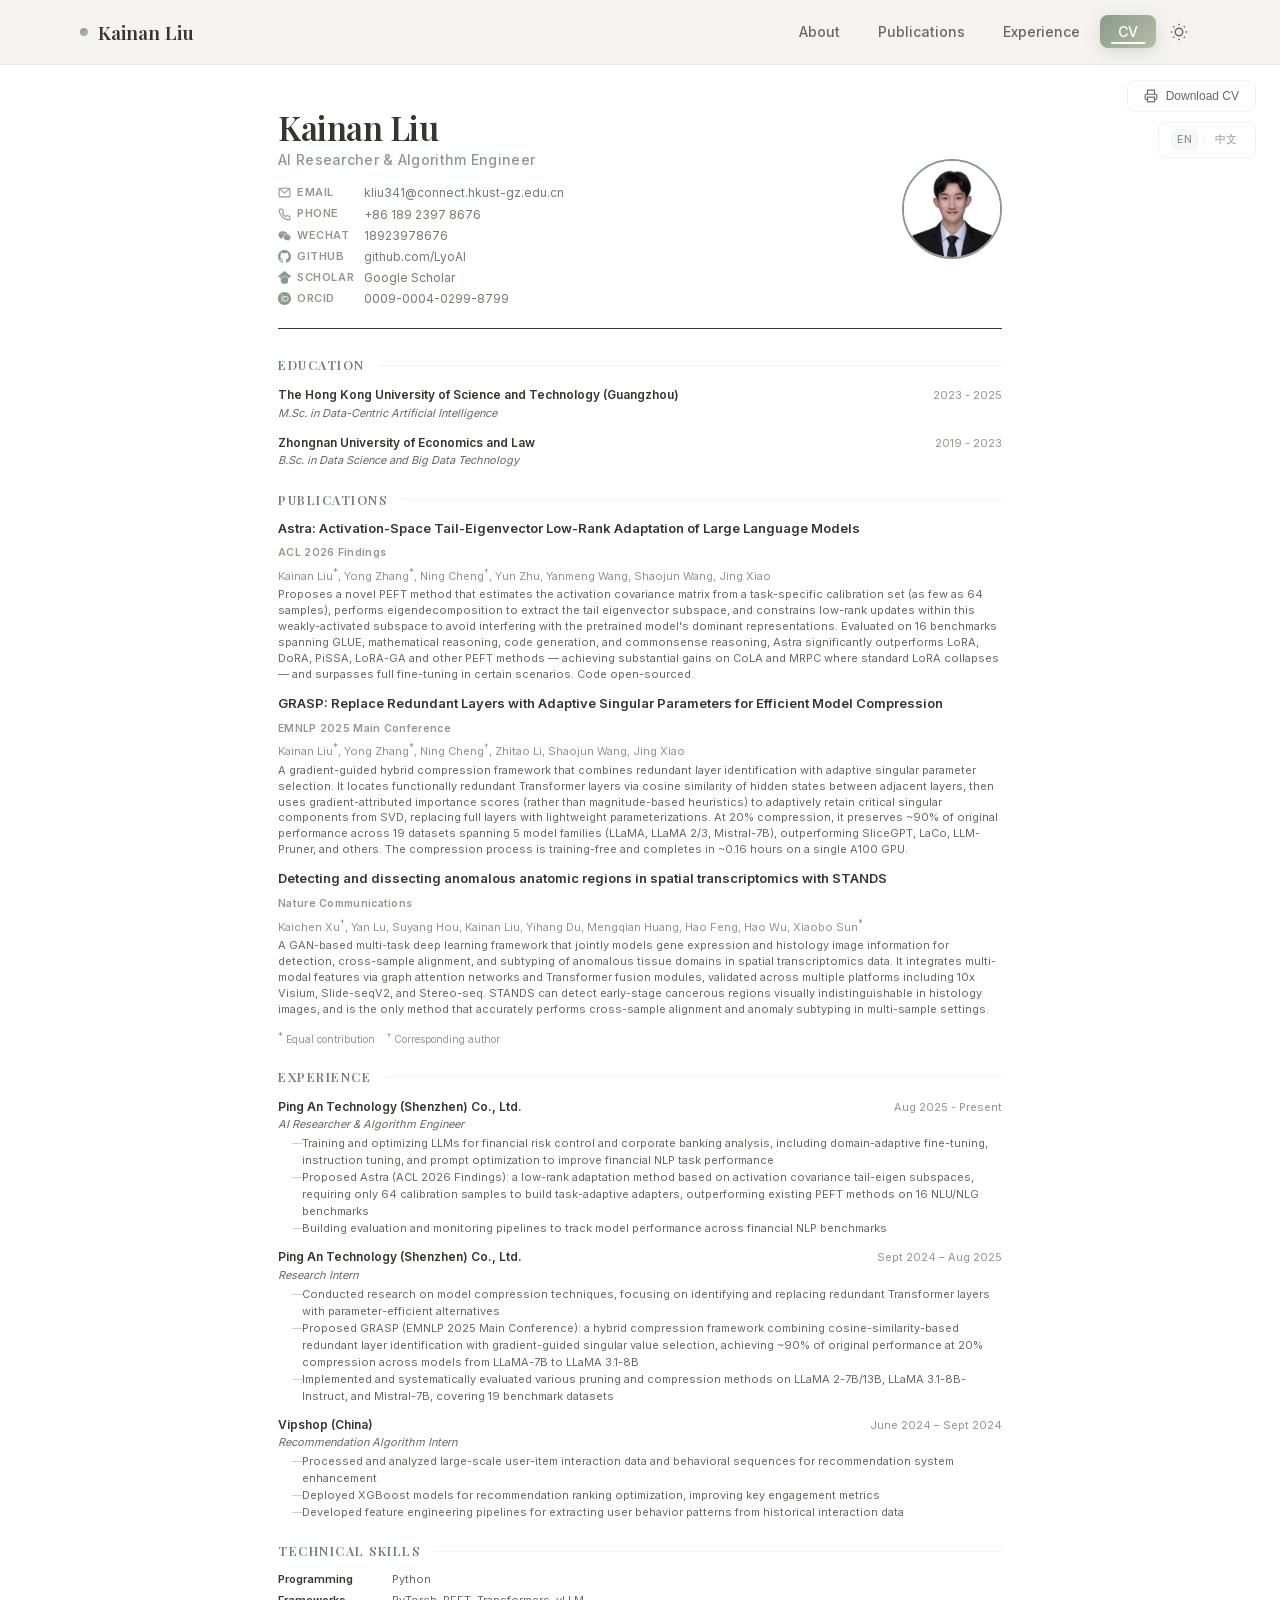
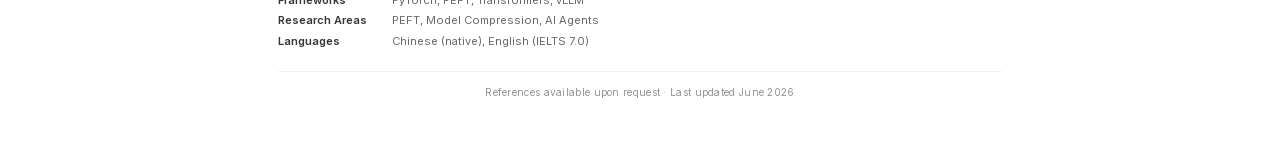
<file: cv.html>
<!DOCTYPE html>
<html lang="en">
<head>
    <meta charset="UTF-8">
    <meta name="viewport" content="width=device-width, initial-scale=1.0">
    <title>Curriculum Vitae — Kainan Liu</title>
    <link rel="stylesheet" href="style.css">
    <link rel="icon" type="image/svg+xml" href="data:image/svg+xml,%3Csvg xmlns='http://www.w3.org/2000/svg' viewBox='0 0 32 32'%3E%3Ccircle cx='16' cy='16' r='14' fill='%238a9a8b'/%3E%3Crect x='8' y='7' width='16' height='18' rx='2' fill='%23f5f1ed'/%3E%3Crect x='11' y='11' width='10' height='1.5' rx='.75' fill='%238a9a8b'/%3E%3Crect x='11' y='14.5' width='8' height='1.5' rx='.75' fill='%238a9a8b'/%3E%3Crect x='11' y='18' width='10' height='1.5' rx='.75' fill='%238a9a8b'/%3E%3Crect x='11' y='21.5' width='6' height='1.5' rx='.75' fill='%238a9a8b'/%3E%3C/svg%3E">
    <style>
        /* ══════════════════════════════════════════════
           CV — Refined Academic
           ══════════════════════════════════════════════ */

        /* ── Language Switch ── */
        .lang-switch {
            position: fixed;
            top: 122px;
            right: 24px;
            background: var(--bg-secondary);
            border: 1px solid var(--border);
            padding: 6px 12px;
            border-radius: 8px;
            font-size: 11px;
            display: flex;
            align-items: center;
            gap: 4px;
            z-index: 100;
        }

        .lang-switch a {
            color: var(--text-muted);
            text-decoration: none;
            font-weight: 500;
            padding: 2px 6px;
            border-radius: 4px;
            transition: all 0.2s;
        }

        .lang-switch a:hover {
            color: var(--text-primary);
        }

        .lang-switch a.active-lang {
            color: var(--accent);
            background: var(--accent-glow);
        }

        .lang-switch .sep {
            color: var(--border);
        }

        @media (max-width: 700px) {
            .lang-switch { top: 116px; right: 12px; }
        }

        :root {
            --cv-name: 33px;
            --cv-title: 14px;
            --cv-section-header: 12.5px;
            --cv-body: 12px;
            --cv-small: 11px;
            --cv-heading: #6d7f6e;
            --cv-margin: 0;
            --cv-rule: 1px solid var(--border);
        }

        [data-theme="dark"] {
            --cv-heading: #9aa89b;
        }

        body {
            background: var(--bg-secondary);
        }

        .cv-page {
            max-width: 820px;
            margin: 0 auto;
            padding: 44px 48px;
            background: var(--bg-secondary);
        }

        /* ── Header ── */
        .cv-header {
            display: flex;
            gap: 28px;
            margin-bottom: 26px;
            padding-bottom: 20px;
            border-bottom: 1px solid var(--text-primary);
        }

        .cv-header-main {
            flex: 1;
            min-width: 0;
        }

        .cv-header h1 {
            font-family: var(--font-serif);
            font-size: var(--cv-name);
            font-weight: 700;
            letter-spacing: -0.5px;
            line-height: 1.15;
            color: var(--text-primary);
            margin-bottom: 2px;
        }

        .cv-header .subtitle {
            font-size: var(--cv-title);
            color: var(--accent);
            font-weight: 500;
            letter-spacing: 0.3px;
            margin-bottom: 12px;
        }

        /* ── CV Link Colors (Morandi palette) ── */
        .cv-page a {
            color: var(--cv-heading);
            text-decoration: none;
            transition: color 0.15s;
        }
        .cv-page a:hover {
            color: var(--text-primary);
        }

        /* ── Contact Grid ── */
        .cv-contact {
            display: grid;
            grid-template-columns: auto 1fr;
            gap: 2px 10px;
            align-items: center;
        }

        .cv-contact-label {
            display: inline-flex;
            align-items: center;
            gap: 6px;
            font-size: var(--cv-small);
            font-weight: 600;
            color: var(--text-muted);
            text-transform: uppercase;
            letter-spacing: 0.6px;
        }

        .cv-contact-label svg {
            width: 13px;
            height: 13px;
            flex-shrink: 0;
            color: var(--accent);
        }

        .cv-contact-value {
            font-size: var(--cv-body);
            color: var(--cv-heading);
            text-decoration: none;
            transition: color 0.15s;
        }

        .cv-contact-value:hover {
            color: var(--text-primary);
        }

        /* ── Photo ── */
        .cv-photo {
            flex-shrink: 0;
            width: 100px;
            height: 100px;
            border-radius: 50%;
            overflow: hidden;
            border: 2px solid var(--accent);
            align-self: center;
        }

        .cv-photo img {
            width: 100%;
            height: 100%;
            object-fit: cover;
            display: block;
        }

        /* ── Sections ── */
        .cv-section {
            margin-bottom: 20px;
        }

        .cv-section-header {
            display: flex;
            align-items: center;
            gap: 14px;
            margin-bottom: 10px;
        }

        .cv-section-header h2 {
            font-family: var(--font-serif);
            font-size: var(--cv-section-header);
            font-weight: 600;
            text-transform: uppercase;
            letter-spacing: 1.5px;
            color: var(--cv-heading);
            white-space: nowrap;
        }

        .cv-section-header::after {
            content: '';
            flex: 1;
            height: 1px;
            background: var(--border);
        }

        /* ── Entries (Education, Experience) ── */
        .cv-entry {
            margin-bottom: 10px;
        }

        .cv-entry:last-child {
            margin-bottom: 0;
        }

        .cv-entry-top {
            display: flex;
            justify-content: space-between;
            align-items: baseline;
            gap: 12px;
        }

        .cv-entry-title {
            font-size: var(--cv-body);
            font-weight: 600;
            color: var(--text-primary);
        }

        .cv-entry-date {
            font-size: var(--cv-small);
            color: var(--text-muted);
            white-space: nowrap;
            flex-shrink: 0;
        }

        .cv-entry-sub {
            font-size: var(--cv-small);
            color: var(--text-secondary);
            font-style: italic;
        }

        .cv-entry-details {
            margin: 1px 0 0;
            padding-left: 14px;
            list-style: none;
        }

        .cv-entry-details li {
            font-size: var(--cv-small);
            color: var(--text-secondary);
            line-height: 1.55;
            position: relative;
            padding-left: 10px;
        }

        .cv-entry-details li::before {
            content: '—';
            position: absolute;
            left: 0;
            color: var(--accent);
            opacity: 0.5;
        }

        /* ── Publications ── */
        .cv-pub {
            margin-bottom: 12px;
        }

        .cv-pub-title {
            font-size: 13px;
            font-weight: 600;
            color: var(--text-primary);
            line-height: 1.35;
            margin-bottom: 2px;
        }

        .cv-pub-venue {
            display: inline-block;
            font-size: 10.5px;
            font-weight: 600;
            color: var(--accent);
            letter-spacing: 0.3px;
            margin-bottom: 3px;
        }

        .cv-pub-authors {
            font-size: var(--cv-small);
            color: var(--text-muted);
            margin-bottom: 2px;
        }

        .cv-pub-desc {
            font-size: var(--cv-small);
            color: var(--text-secondary);
            line-height: 1.45;
        }

        .cv-pub-note {
            font-size: 10px;
            color: var(--text-muted);
            margin-top: 6px;
        }

        /* ── Skills ── */
        .cv-skills {
            display: grid;
            grid-template-columns: 100px 1fr;
            gap: 3px 14px;
        }

        .cv-skills-label {
            font-size: var(--cv-small);
            font-weight: 600;
            color: var(--text-primary);
        }

        .cv-skills-content {
            font-size: var(--cv-small);
            color: var(--text-secondary);
            line-height: 1.55;
        }

        /* ── Footer ── */
        .cv-footer {
            margin-top: 20px;
            padding-top: 12px;
            border-top: 1px solid var(--border);
            text-align: center;
            font-size: 10px;
            color: var(--text-muted);
            letter-spacing: 0.3px;
        }

        /* ── Print Button ── */
        .print-btn {
            position: fixed;
            top: 80px;
            right: 24px;
            background: var(--bg-secondary);
            border: 1px solid var(--border);
            padding: 8px 16px;
            border-radius: 8px;
            font-size: 12px;
            cursor: pointer;
            display: flex;
            align-items: center;
            gap: 8px;
            color: var(--text-secondary);
            transition: all 0.2s;
            z-index: 100;
        }

        .print-btn:hover {
            background: var(--text-primary);
            color: var(--bg-primary);
        }

        .print-btn svg {
            width: 14px;
            height: 14px;
        }

        /* ══════════════════════════════════════════════
           PRINT — A4 Single Page
           ══════════════════════════════════════════════ */
        @media print {
            @page {
                size: A4;
                margin: 0;
            }

            body { background: white; color: #000; -webkit-print-color-adjust: exact; print-color-adjust: exact; }

            .site-header,
            .scroll-progress,
            .print-btn,
            .lang-switch {
                display: none !important;
            }

            .cv-page {
                padding: 10mm 16mm;
                max-width: none;
                background: white;
            }

            .cv-page a { color: #6d7f6e; }
            .cv-page a:hover { color: #000; }

            .cv-header {
                margin-bottom: 10px;
                padding-bottom: 8px;
                border-bottom-color: #555;
            }

            .cv-header h1 { font-size: 22px; color: #000; }
            .cv-header .subtitle { font-size: 11.5px; margin-bottom: 8px; color: #222; }

            .cv-photo {
                width: 80px;
                height: 80px;
                border-color: #555;
            }

            .cv-contact {
                grid-template-columns: auto 1fr auto 1fr;
                gap: 1px 16px;
            }
            .cv-contact-label { font-size: 8.5px; color: #444; }
            .cv-contact-label svg { width: 10px; height: 10px; }
            .cv-contact-value { font-size: 9.5px; color: #333; line-height: 1.15; }

            .cv-section { margin-bottom: 7px; }
            .cv-section-header { margin-bottom: 5px; }
            .cv-section-header h2 { font-size: 10.5px; color: #555; }
            .cv-section-header::after { background: #ccc; }

            .cv-entry { margin-bottom: 4px; }
            .cv-entry-title { font-size: 10px; color: #000; }
            .cv-entry-date { font-size: 8.5px; color: #444; }
            .cv-entry-sub { font-size: 9px; color: #222; }
            .cv-entry-details { margin: 1px 0 0; }
            .cv-entry-details li { font-size: 9px; line-height: 1.35; color: #000; }

            .cv-pub { margin-bottom: 4px; }
            .cv-pub-title { font-size: 10.5px; color: #6d7f6e; }
            .cv-pub-venue { font-size: 8.5px; color: #6d7f6e; }
            .cv-pub-authors { font-size: 9px; color: #222; }
            .cv-pub-desc { font-size: 9px; line-height: 1.32; color: #000; }
            .cv-pub-note { font-size: 8.5px; margin-top: 2px; color: #444; }

            .cv-skills { grid-template-columns: 80px 1fr; gap: 1px 10px; }
            .cv-skills-label { font-size: 9px; color: #000; }
            .cv-skills-content { font-size: 9px; color: #222; }

            .cv-section:last-of-type { margin-bottom: 0; }
            .cv-footer { margin-top: 4px; padding-top: 3px; font-size: 8.5px; color: #555; border-top-color: #ccc; }
        }

        /* ── Mobile ── */
        @media (max-width: 700px) {
            .cv-page { padding: 24px 16px; }
            .cv-header { flex-direction: column-reverse; gap: 16px; }
            .cv-photo { width: 80px; height: 80px; align-self: flex-end; }
            .cv-header h1 { font-size: 28px; }
            .cv-skills { grid-template-columns: 1fr; gap: 2px 0; }
            .print-btn { top: 72px; right: 12px; padding: 6px 12px; font-size: 11px; }
            .lang-switch { top: 116px; right: 12px; }
        }
    </style>
</head>
<body>

    <!-- Scroll Progress Bar -->
    <div class="scroll-progress" id="scrollProgress"></div>

    <!-- Top Navigation -->
    <header class="site-header">
        <div class="nav-inner">
            <a href="index.html" class="nav-logo">
                <span class="nav-logo-dot"></span>
                <span class="nav-logo-text">Kainan Liu</span>
            </a>
            <nav>
                <ul class="nav-links">
                    <li><a href="index.html">About</a></li>
                    <li><a href="publications.html">Publications</a></li>
                    <li><a href="experience.html">Experience</a></li>
                    <li><a href="cv.html" class="active">CV</a></li>
                    <li>
                        <button class="theme-toggle" id="themeToggle" aria-label="Toggle theme">
                            <svg class="icon-sun" viewBox="0 0 24 24" fill="none" stroke="currentColor" stroke-width="2">
                                <circle cx="12" cy="12" r="5"></circle>
                                <line x1="12" y1="1" x2="12" y2="3"></line>
                                <line x1="12" y1="21" x2="12" y2="23"></line>
                                <line x1="4.22" y1="4.22" x2="5.64" y2="5.64"></line>
                                <line x1="18.36" y1="18.36" x2="19.78" y2="19.78"></line>
                                <line x1="1" y1="12" x2="3" y2="12"></line>
                                <line x1="21" y1="12" x2="23" y2="12"></line>
                                <line x1="4.22" y1="19.78" x2="5.64" y2="18.36"></line>
                                <line x1="18.36" y1="5.64" x2="19.78" y2="4.22"></line>
                            </svg>
                            <svg class="icon-moon" viewBox="0 0 24 24" fill="none" stroke="currentColor" stroke-width="2" style="display: none;">
                                <path d="M21 12.79A9 9 0 1 1 11.21 3 7 7 0 0 0 21 12.79z"></path>
                            </svg>
                        </button>
                    </li>
                </ul>
            </nav>
        </div>
    </header>

    <!-- Print Button -->
    <button class="print-btn" onclick="window.print()">
        <svg viewBox="0 0 24 24" fill="none" stroke="currentColor" stroke-width="2">
            <polyline points="6 9 6 2 18 2 18 9"></polyline>
            <path d="M6 18H4a2 2 0 0 1-2-2v-5a2 2 0 0 1 2-2h16a2 2 0 0 1 2 2v5a2 2 0 0 1-2 2h-2"></path>
            <rect x="6" y="14" width="12" height="8"></rect>
        </svg>
        Download CV
    </button>

    <!-- Language Switch -->
    <div class="lang-switch">
        <a href="cv.html" class="active-lang">EN</a>
        <span class="sep">|</span>
        <a href="cv-zh.html">中文</a>
    </div>

    <div class="cv-page">

        <!-- ═══ Header ═══ -->
        <header class="cv-header">
            <div class="cv-header-main">
                <h1>Kainan Liu</h1>
                <p class="subtitle">AI Researcher &amp; Algorithm Engineer</p>
                <div class="cv-contact">
                    <span class="cv-contact-label"><svg viewBox="0 0 24 24" fill="none" stroke="currentColor" stroke-width="2"><rect x="2" y="4" width="20" height="16" rx="2"/><path d="M22 4L12 13 2 4"/></svg>Email</span>
                    <a href="mailto:kliu341@connect.hkust-gz.edu.cn" class="cv-contact-value">kliu341@connect.hkust-gz.edu.cn</a>
                    <span class="cv-contact-label"><svg viewBox="0 0 24 24" fill="none" stroke="currentColor" stroke-width="2"><path d="M22 16.92v3a2 2 0 0 1-2.18 2 19.79 19.79 0 0 1-8.63-3.07 19.5 19.5 0 0 1-6-6 19.79 19.79 0 0 1-3.07-8.67A2 2 0 0 1 4.11 2h3a2 2 0 0 1 2 1.72c.13.96.36 1.9.7 2.81a2 2 0 0 1-.45 2.11L8.09 9.91a16 16 0 0 0 6 6l1.27-1.27a2 2 0 0 1 2.11-.45c.91.34 1.85.57 2.81.7A2 2 0 0 1 22 16.92z"/></svg>Phone</span>
                    <a href="tel:+8618923978676" class="cv-contact-value">+86 189 2397 8676</a>
                    <span class="cv-contact-label"><svg viewBox="0 0 24 24" fill="currentColor"><path d="M8.69 4C4.34 4 .82 6.96.82 10.62c0 2.1 1.16 3.96 2.96 5.18l-.64 2.32 2.68-1.35c.83.24 1.7.37 2.6.37.24 0 .48-.01.71-.03a5.9 5.9 0 0 1-.26-1.71c0-3.5 3.3-6.34 7.37-6.34.28 0 .55.02.82.05C16.49 5.86 13 4 8.69 4Zm-2.6 4.75a.97.97 0 1 1 0-1.94.97.97 0 0 1 0 1.94Zm5.2 0a.97.97 0 1 1 0-1.94.97.97 0 0 1 0 1.94Z"/><path d="M23.18 15.4c0-3.05-2.88-5.53-6.43-5.53s-6.43 2.48-6.43 5.53 2.88 5.53 6.43 5.53c.77 0 1.51-.11 2.2-.31l2.24 1.13-.53-1.94a5.3 5.3 0 0 0 2.52-4.41Zm-8.5-.9a.81.81 0 1 1 0-1.62.79.79 0 0 1 0 1.62Zm4.18 0a.81.81 0 1 1 0-1.62.79.79 0 0 1 0 1.62Z"/></svg>WeChat</span>
                    <span class="cv-contact-value">18923978676</span>
                    <span class="cv-contact-label"><svg viewBox="0 0 24 24" fill="currentColor"><path d="M12 0C5.37 0 0 5.37 0 12c0 5.31 3.435 9.795 8.205 11.385.6.105.825-.255.825-.57 0-.285-.015-1.23-.015-2.235-3.015.555-3.795-.735-4.035-1.41-.135-.345-.72-1.41-1.23-1.695-.42-.225-1.02-.78-.015-.795.945-.015 1.62.87 1.845 1.23 1.08 1.815 2.805 1.305 3.495.99.105-.78.42-1.305.765-1.605-2.67-.3-5.46-1.335-5.46-5.925 0-1.305.465-2.385 1.23-3.225-.12-.3-.54-1.53.12-3.18 0 0 1.005-.315 3.3 1.23.96-.27 1.98-.405 3-.405s2.04.135 3 .405c2.295-1.56 3.3-1.23 3.3-1.23.66 1.65.24 2.88.12 3.18.765.84 1.23 1.905 1.23 3.225 0 4.605-2.805 5.625-5.475 5.925.435.375.81 1.095.81 2.22 0 1.605-.015 2.895-.015 3.3 0 .315.225.69.825.57A12.02 12.02 0 0024 12c0-6.63-5.37-12-12-12z"/></svg>GitHub</span>
                    <a href="https://github.com/LyoAI" class="cv-contact-value">github.com/LyoAI</a>
                    <span class="cv-contact-label"><svg viewBox="0 0 24 24" fill="currentColor"><path d="M12 24a7 7 0 1 1 0-14 7 7 0 0 1 0 14Zm0-24L0 9.5l4.838 3.94A8 8 0 0 1 12 9a8 8 0 0 1 7.162 4.44L24 9.5 12 0Z"/></svg>Scholar</span>
                    <a href="https://scholar.google.com/citations?hl=en&user=ypJ38D4AAAAJ" class="cv-contact-value">Google Scholar</a>
                    <span class="cv-contact-label"><svg viewBox="0 0 24 24" fill="currentColor"><path d="M12 0C5.372 0 0 5.372 0 12s5.372 12 12 12 12-5.372 12-12S18.628 0 12 0zM7.369 4.378c.525 0 .947.431.947.947s-.422.947-.947.947a.95.95 0 0 1-.947-.947c0-.525.422-.947.947-.947zm-.722 3.038h1.444v10.041H6.647V7.416zm3.562 0h3.9c3.712 0 5.344 2.653 5.344 5.025 0 2.578-2.016 5.025-5.325 5.025h-3.919V7.416zm1.444 1.303v7.444h2.297c3.272 0 4.022-2.484 4.022-3.722 0-2.016-1.284-3.722-3.903-3.722h-2.416z"/></svg>ORCID</span>
                    <a href="https://orcid.org/0009-0004-0299-8799" class="cv-contact-value">0009-0004-0299-8799</a>
                </div>
            </div>
            <div class="cv-photo">
                <img src="assets/me.JPG" alt="Kainan Liu">
            </div>
        </header>

        <!-- ═══ Education ═══ -->
        <section class="cv-section">
            <div class="cv-section-header">
                <h2>Education</h2>
            </div>

            <div class="cv-entry">
                <div class="cv-entry-top">
                    <span class="cv-entry-title">The Hong Kong University of Science and Technology (Guangzhou)</span>
                    <span class="cv-entry-date">2023 - 2025</span>
                </div>
                <div class="cv-entry-sub">M.Sc. in Data-Centric Artificial Intelligence</div>
            </div>

            <div class="cv-entry">
                <div class="cv-entry-top">
                    <span class="cv-entry-title">Zhongnan University of Economics and Law</span>
                    <span class="cv-entry-date">2019 - 2023</span>
                </div>
                <div class="cv-entry-sub">B.Sc. in Data Science and Big Data Technology</div>
            </div>
        </section>

        <!-- ═══ Publications ═══ -->
        <section class="cv-section">
            <div class="cv-section-header">
                <h2>Publications</h2>
            </div>

            <div class="cv-pub">
                <div class="cv-pub-title">Astra: Activation-Space Tail-Eigenvector Low-Rank Adaptation of Large Language Models</div>
                <div class="cv-pub-venue">ACL 2026 Findings</div>
                <div class="cv-pub-authors">Kainan Liu<sup>*</sup>, Yong Zhang<sup>*</sup>, Ning Cheng<sup>†</sup>, Yun Zhu, Yanmeng Wang, Shaojun Wang, Jing Xiao</div>
                <div class="cv-pub-desc">Proposes a novel PEFT method that estimates the activation covariance matrix from a task-specific calibration set (as few as 64 samples), performs eigendecomposition to extract the tail eigenvector subspace, and constrains low-rank updates within this weakly-activated subspace to avoid interfering with the pretrained model's dominant representations. Evaluated on 16 benchmarks spanning GLUE, mathematical reasoning, code generation, and commonsense reasoning, Astra significantly outperforms LoRA, DoRA, PiSSA, LoRA-GA and other PEFT methods — achieving substantial gains on CoLA and MRPC where standard LoRA collapses — and surpasses full fine-tuning in certain scenarios. Code open-sourced.</div>
            </div>

            <div class="cv-pub">
                <div class="cv-pub-title">GRASP: Replace Redundant Layers with Adaptive Singular Parameters for Efficient Model Compression</div>
                <div class="cv-pub-venue">EMNLP 2025 Main Conference</div>
                <div class="cv-pub-authors">Kainan Liu<sup>*</sup>, Yong Zhang<sup>*</sup>, Ning Cheng<sup>†</sup>, Zhitao Li, Shaojun Wang, Jing Xiao</div>
                <div class="cv-pub-desc">A gradient-guided hybrid compression framework that combines redundant layer identification with adaptive singular parameter selection. It locates functionally redundant Transformer layers via cosine similarity of hidden states between adjacent layers, then uses gradient-attributed importance scores (rather than magnitude-based heuristics) to adaptively retain critical singular components from SVD, replacing full layers with lightweight parameterizations. At 20% compression, it preserves ~90% of original performance across 19 datasets spanning 5 model families (LLaMA, LLaMA 2/3, Mistral-7B), outperforming SliceGPT, LaCo, LLM-Pruner, and others. The compression process is training-free and completes in ~0.16 hours on a single A100 GPU.</div>
            </div>

            <div class="cv-pub">
                <div class="cv-pub-title">Detecting and dissecting anomalous anatomic regions in spatial transcriptomics with STANDS</div>
                <div class="cv-pub-venue">Nature Communications</div>
                <div class="cv-pub-authors">Kaichen Xu<sup>†</sup>, Yan Lu, Suyang Hou, Kainan Liu, Yihang Du, Mengqian Huang, Hao Feng, Hao Wu, Xiaobo Sun<sup>*</sup></div>
                <div class="cv-pub-desc">A GAN-based multi-task deep learning framework that jointly models gene expression and histology image information for detection, cross-sample alignment, and subtyping of anomalous tissue domains in spatial transcriptomics data. It integrates multi-modal features via graph attention networks and Transformer fusion modules, validated across multiple platforms including 10x Visium, Slide-seqV2, and Stereo-seq. STANDS can detect early-stage cancerous regions visually indistinguishable in histology images, and is the only method that accurately performs cross-sample alignment and anomaly subtyping in multi-sample settings.</div>
            </div>
            <p class="cv-pub-note"><sup>*</sup> Equal contribution &nbsp;&nbsp; <sup>†</sup> Corresponding author</p>
        </section>

        <!-- ═══ Experience ═══ -->
        <section class="cv-section">
            <div class="cv-section-header">
                <h2>Experience</h2>
            </div>

            <div class="cv-entry">
                <div class="cv-entry-top">
                    <span class="cv-entry-title">Ping An Technology (Shenzhen) Co., Ltd.</span>
                    <span class="cv-entry-date">Aug 2025 - Present</span>
                </div>
                <div class="cv-entry-sub">AI Researcher &amp; Algorithm Engineer</div>
                <ul class="cv-entry-details">
                    <li>Training and optimizing LLMs for financial risk control and corporate banking analysis, including domain-adaptive fine-tuning, instruction tuning, and prompt optimization to improve financial NLP task performance</li>
                    <li>Proposed Astra (ACL 2026 Findings): a low-rank adaptation method based on activation covariance tail-eigen subspaces, requiring only 64 calibration samples to build task-adaptive adapters, outperforming existing PEFT methods on 16 NLU/NLG benchmarks</li>
                    <li>Building evaluation and monitoring pipelines to track model performance across financial NLP benchmarks</li>
                </ul>
            </div>

            <div class="cv-entry">
                <div class="cv-entry-top">
                    <span class="cv-entry-title">Ping An Technology (Shenzhen) Co., Ltd.</span>
                    <span class="cv-entry-date">Sept 2024 – Aug 2025</span>
                </div>
                <div class="cv-entry-sub">Research Intern</div>
                <ul class="cv-entry-details">
                    <li>Conducted research on model compression techniques, focusing on identifying and replacing redundant Transformer layers with parameter-efficient alternatives</li>
                    <li>Proposed GRASP (EMNLP 2025 Main Conference): a hybrid compression framework combining cosine-similarity-based redundant layer identification with gradient-guided singular value selection, achieving ~90% of original performance at 20% compression across models from LLaMA-7B to LLaMA 3.1-8B</li>
                    <li>Implemented and systematically evaluated various pruning and compression methods on LLaMA 2-7B/13B, LLaMA 3.1-8B-Instruct, and Mistral-7B, covering 19 benchmark datasets</li>
                </ul>
            </div>

            <div class="cv-entry">
                <div class="cv-entry-top">
                    <span class="cv-entry-title">Vipshop (China)</span>
                    <span class="cv-entry-date">June 2024 – Sept 2024</span>
                </div>
                <div class="cv-entry-sub">Recommendation Algorithm Intern</div>
                <ul class="cv-entry-details">
                    <li>Processed and analyzed large-scale user-item interaction data and behavioral sequences for recommendation system enhancement</li>
                    <li>Deployed XGBoost models for recommendation ranking optimization, improving key engagement metrics</li>
                    <li>Developed feature engineering pipelines for extracting user behavior patterns from historical interaction data</li>
                </ul>
            </div>
        </section>

        <!-- ═══ Technical Skills ═══ -->
        <section class="cv-section">
            <div class="cv-section-header">
                <h2>Technical Skills</h2>
            </div>
            <div class="cv-skills">
                <span class="cv-skills-label">Programming</span>
                <span class="cv-skills-content">Python</span>

                <span class="cv-skills-label">Frameworks</span>
                <span class="cv-skills-content">PyTorch, PEFT, Transformers, vLLM</span>

                <span class="cv-skills-label">Research Areas</span>
                <span class="cv-skills-content">PEFT, Model Compression, AI Agents</span>

                <span class="cv-skills-label">Languages</span>
                <span class="cv-skills-content">Chinese (native), English (IELTS 7.0)</span>
            </div>
        </section>

        <!-- ═══ Footer ═══ -->
        <footer class="cv-footer">
            References available upon request · Last updated June 2026
        </footer>
    </div>

    <script src="site.js"></script>

</body>
</html>
</file>
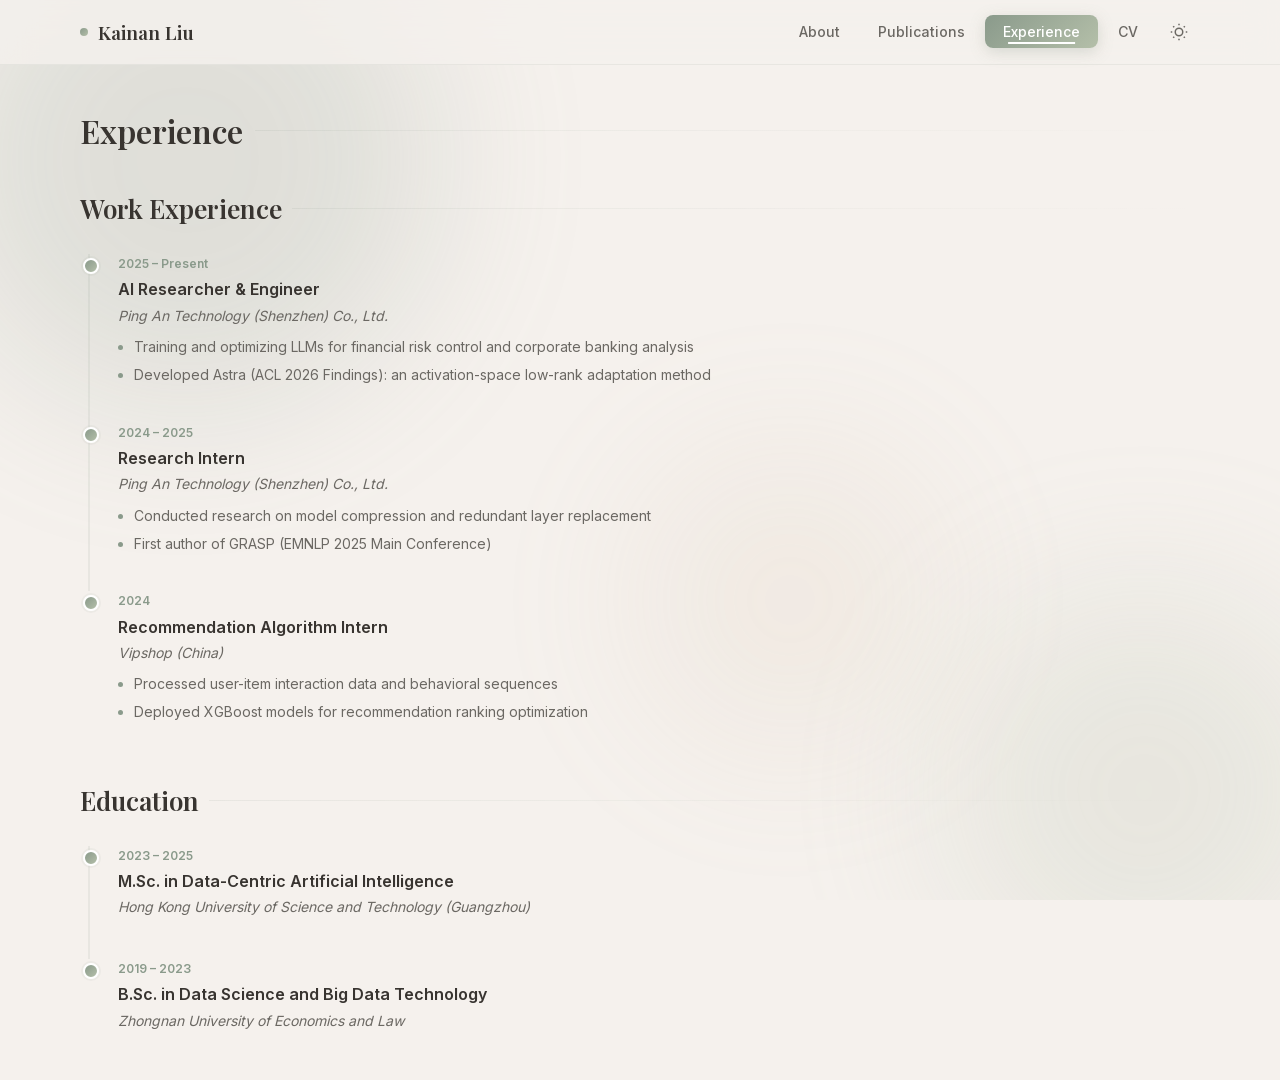
<file: experience.html>
<!DOCTYPE html>
<html lang="en">
<head>
    <meta charset="UTF-8">
    <meta name="viewport" content="width=device-width, initial-scale=1.0">
    <title>Experience — Kainan Liu</title>
    <link rel="stylesheet" href="style.css">
    <link rel="icon" type="image/svg+xml" href="data:image/svg+xml,%3Csvg xmlns='http://www.w3.org/2000/svg' viewBox='0 0 32 32'%3E%3Ccircle cx='16' cy='16' r='14' fill='%238a9a8b'/%3E%3Crect x='10' y='8' width='12' height='16' rx='2' fill='%23f5f1ed'/%3E%3Ccircle cx='16' cy='14' r='3' fill='%238a9a8b'/%3E%3Cpath d='M13 20c0-1.7 1.3-3 3-3s3 1.3 3 3' fill='%238a9a8b'/%3E%3C/svg%3E">
</head>
<body>

    <!-- Scroll Progress Bar -->
    <div class="scroll-progress" id="scrollProgress"></div>

    <!-- Animated Background Orbs -->
    <div class="bg-mesh">
        <div class="orb"></div>
        <div class="orb"></div>
        <div class="orb"></div>
    </div>

    <!-- Top Navigation -->
    <header class="site-header">
        <div class="nav-inner">
            <a href="index.html" class="nav-logo">
                <span class="nav-logo-dot"></span>
                <span class="nav-logo-text">Kainan Liu</span>
            </a>
            <nav>
                <ul class="nav-links">
                    <li><a href="index.html">About</a></li>
                    <li><a href="publications.html">Publications</a></li>
                    <li><a href="experience.html" class="active">Experience</a></li>
                    <li><a href="cv.html">CV</a></li>
                    <li>
                        <button class="theme-toggle" id="themeToggle" aria-label="Toggle theme">
                            <svg class="icon-sun" viewBox="0 0 24 24" fill="none" stroke="currentColor" stroke-width="2">
                                <circle cx="12" cy="12" r="5"></circle>
                                <line x1="12" y1="1" x2="12" y2="3"></line>
                                <line x1="12" y1="21" x2="12" y2="23"></line>
                                <line x1="4.22" y1="4.22" x2="5.64" y2="5.64"></line>
                                <line x1="18.36" y1="18.36" x2="19.78" y2="19.78"></line>
                                <line x1="1" y1="12" x2="3" y2="12"></line>
                                <line x1="21" y1="12" x2="23" y2="12"></line>
                                <line x1="4.22" y1="19.78" x2="5.64" y2="18.36"></line>
                                <line x1="18.36" y1="5.64" x2="19.78" y2="4.22"></line>
                            </svg>
                            <svg class="icon-moon" viewBox="0 0 24 24" fill="none" stroke="currentColor" stroke-width="2" style="display: none;">
                                <path d="M21 12.79A9 9 0 1 1 11.21 3 7 7 0 0 0 21 12.79z"></path>
                            </svg>
                        </button>
                    </li>
                </ul>
            </nav>
        </div>
    </header>

    <div class="page">
        <h1 class="page-title">Experience</h1>

        <section class="section">
            <div class="section-header">
                <h2>Work Experience</h2>
                <div class="section-header-line"></div>
            </div>

            <div class="timeline-item">
                <div class="timeline-date">2025 – Present</div>
                <div class="timeline-title">AI Researcher & Engineer</div>
                <div class="timeline-org">Ping An Technology (Shenzhen) Co., Ltd.</div>
                <div class="timeline-desc">
                    <ul>
                        <li>Training and optimizing LLMs for financial risk control and corporate banking analysis</li>
                        <li>Developed Astra (ACL 2026 Findings): an activation-space low-rank adaptation method</li>
                    </ul>
                </div>
            </div>

            <div class="timeline-item">
                <div class="timeline-date">2024 – 2025</div>
                <div class="timeline-title">Research Intern</div>
                <div class="timeline-org">Ping An Technology (Shenzhen) Co., Ltd.</div>
                <div class="timeline-desc">
                    <ul>
                        <li>Conducted research on model compression and redundant layer replacement</li>
                        <li>First author of GRASP (EMNLP 2025 Main Conference)</li>
                    </ul>
                </div>
            </div>

            <div class="timeline-item">
                <div class="timeline-date">2024</div>
                <div class="timeline-title">Recommendation Algorithm Intern</div>
                <div class="timeline-org">Vipshop (China)</div>
                <div class="timeline-desc">
                    <ul>
                        <li>Processed user-item interaction data and behavioral sequences</li>
                        <li>Deployed XGBoost models for recommendation ranking optimization</li>
                    </ul>
                </div>
            </div>
        </section>

        <section class="section">
            <div class="section-header">
                <h2>Education</h2>
                <div class="section-header-line"></div>
            </div>

            <div class="timeline-item">
                <div class="timeline-date">2023 – 2025</div>
                <div class="timeline-title">M.Sc. in Data-Centric Artificial Intelligence</div>
                <div class="timeline-org">Hong Kong University of Science and Technology (Guangzhou)</div>
            </div>

            <div class="timeline-item">
                <div class="timeline-date">2019 – 2023</div>
                <div class="timeline-title">B.Sc. in Data Science and Big Data Technology</div>
                <div class="timeline-org">Zhongnan University of Economics and Law</div>
            </div>
        </section>

    </div>

    <script src="site.js"></script>

</body>
</html>
</file>
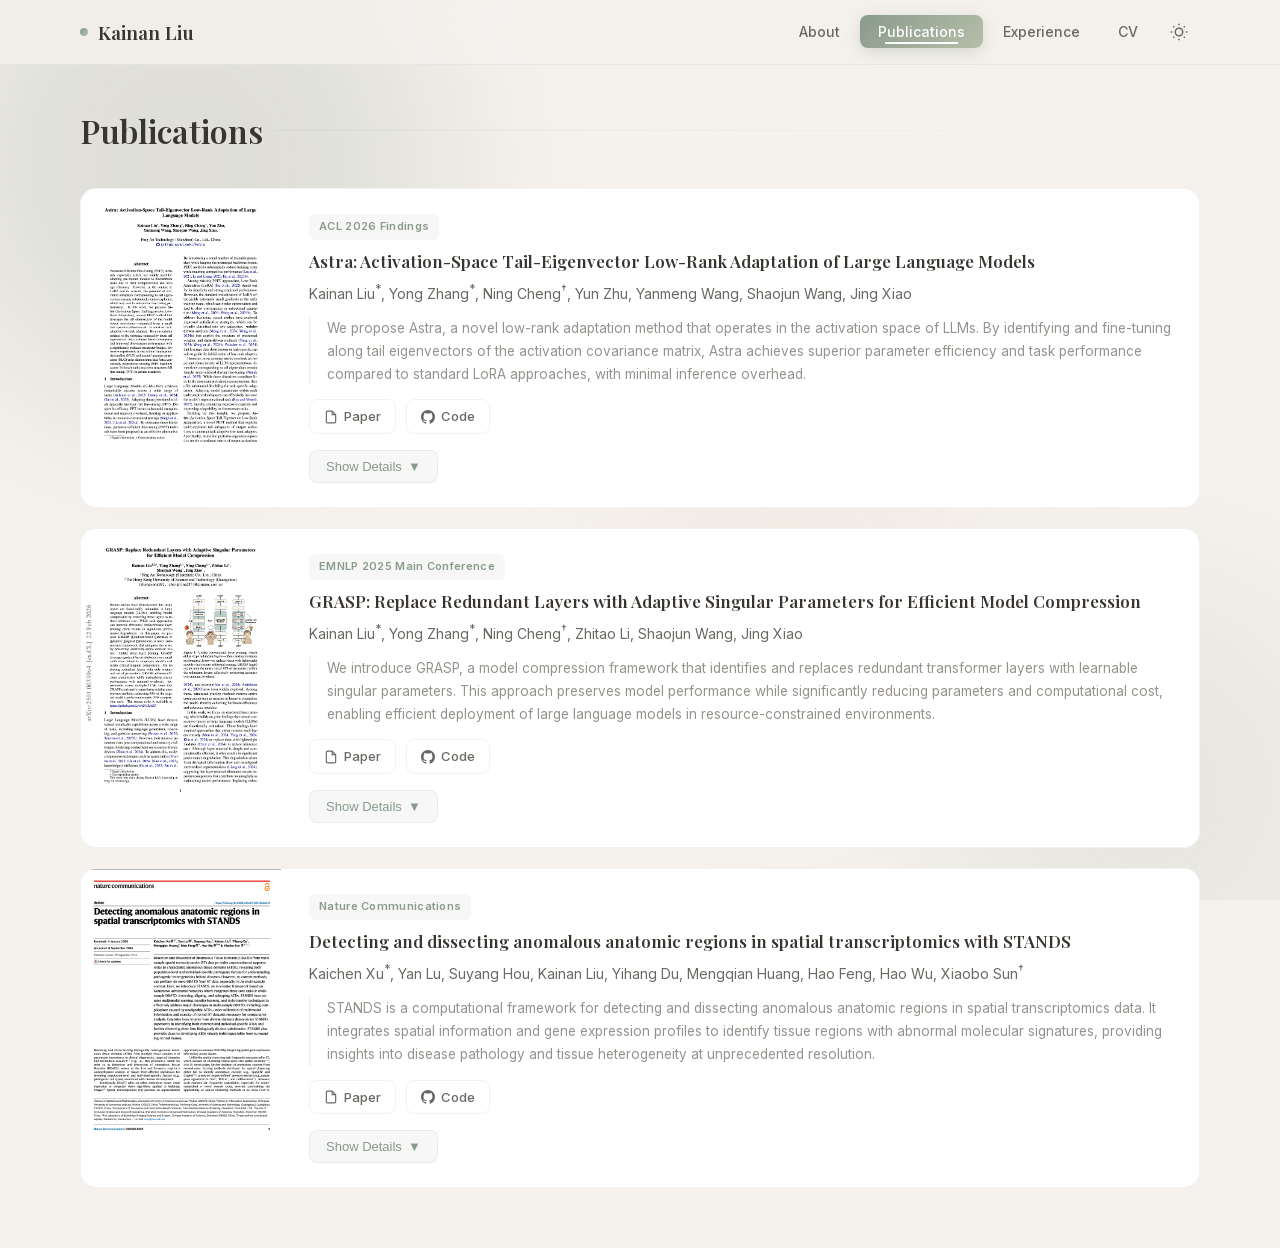
<file: publications.html>
<!DOCTYPE html>
<html lang="en">
<head>
    <meta charset="UTF-8">
    <meta name="viewport" content="width=device-width, initial-scale=1.0">
    <title>Publications — Kainan Liu</title>
    <link rel="stylesheet" href="style.css">
    <link rel="icon" type="image/svg+xml" href="data:image/svg+xml,%3Csvg xmlns='http://www.w3.org/2000/svg' viewBox='0 0 32 32'%3E%3Ccircle cx='16' cy='16' r='14' fill='%238a9a8b'/%3E%3Cpath d='M16 4l7 6v2H9v-2z' fill='%23f5f1ed'/%3E%3Crect x='11' y='14' width='10' height='12' rx='1' fill='%23f5f1ed'/%3E%3Crect x='13' y='16' width='3' height='2' rx='.5' fill='%238a9a8b'/%3E%3Crect x='17' y='16' width='2' height='2' rx='.5' fill='%238a9a8b'/%3E%3C/svg%3E">
</head>
<body>

    <!-- Scroll Progress Bar -->
    <div class="scroll-progress" id="scrollProgress"></div>

    <!-- Animated Background Orbs -->
    <div class="bg-mesh">
        <div class="orb"></div>
        <div class="orb"></div>
        <div class="orb"></div>
    </div>

    <!-- Top Navigation -->
    <header class="site-header">
        <div class="nav-inner">
            <a href="index.html" class="nav-logo">
                <span class="nav-logo-dot"></span>
                <span class="nav-logo-text">Kainan Liu</span>
            </a>
            <nav>
                <ul class="nav-links">
                    <li><a href="index.html">About</a></li>
                    <li><a href="publications.html" class="active">Publications</a></li>
                    <li><a href="experience.html">Experience</a></li>
                    <li><a href="cv.html">CV</a></li>
                    <li>
                        <button class="theme-toggle" id="themeToggle" aria-label="Toggle theme">
                            <svg class="icon-sun" viewBox="0 0 24 24" fill="none" stroke="currentColor" stroke-width="2">
                                <circle cx="12" cy="12" r="5"></circle>
                                <line x1="12" y1="1" x2="12" y2="3"></line>
                                <line x1="12" y1="21" x2="12" y2="23"></line>
                                <line x1="4.22" y1="4.22" x2="5.64" y2="5.64"></line>
                                <line x1="18.36" y1="18.36" x2="19.78" y2="19.78"></line>
                                <line x1="1" y1="12" x2="3" y2="12"></line>
                                <line x1="21" y1="12" x2="23" y2="12"></line>
                                <line x1="4.22" y1="19.78" x2="5.64" y2="18.36"></line>
                                <line x1="18.36" y1="5.64" x2="19.78" y2="4.22"></line>
                            </svg>
                            <svg class="icon-moon" viewBox="0 0 24 24" fill="none" stroke="currentColor" stroke-width="2" style="display: none;">
                                <path d="M21 12.79A9 9 0 1 1 11.21 3 7 7 0 0 0 21 12.79z"></path>
                            </svg>
                        </button>
                    </li>
                </ul>
            </nav>
        </div>
    </header>

    <div class="page">
        <h1 class="page-title">Publications</h1>

        <!-- Paper 1: Astra -->
        <div class="pub-card" id="astra">
            <div class="pub-card-inner">
                <div class="pub-thumb">
                    <img src="assets/Astra.png" alt="Astra">
                </div>
                <div class="pub-body">
                    <div class="pub-venue">ACL 2026 Findings</div>
                    <div class="pub-title">Astra: Activation-Space Tail-Eigenvector Low-Rank Adaptation of Large Language Models</div>
                    <div class="pub-authors">Kainan Liu<sup>*</sup>, Yong Zhang<sup>*</sup>, Ning Cheng<sup>†</sup>, Yun Zhu, Yanmeng Wang, Shaojun Wang, Jing Xiao</div>
                    <div class="pub-abstract">
                        We propose Astra, a novel low-rank adaptation method that operates in the activation space of LLMs. By identifying and fine-tuning along tail eigenvectors of the activation covariance matrix, Astra achieves superior parameter efficiency and task performance compared to standard LoRA approaches, with minimal inference overhead.
                    </div>
                    <div class="pub-links">
                        <a href="https://arxiv.org/abs/2602.19111" class="pub-link" target="_blank" rel="noopener">
                            <svg width="14" height="14" viewBox="0 0 24 24" fill="none" stroke="currentColor" stroke-width="2">
                                <path d="M14 2H6a2 2 0 0 0-2 2v16a2 2 0 0 0 2 2h12a2 2 0 0 0 2-2V8z"></path>
                                <polyline points="14 2 14 8 20 8"></polyline>
                            </svg>
                            Paper
                        </a>
                        <a href="https://github.com/LyoAI/Astra" class="pub-link" target="_blank" rel="noopener">
                            <svg width="14" height="14" viewBox="0 0 24 24" fill="currentColor">
                                <path d="M12 0c-6.626 0-12 5.373-12 12 0 5.302 3.438 9.8 8.207 11.387.599.111.793-.261.793-.577v-2.234c-3.338.726-4.033-1.416-4.033-1.416-.546-1.387-1.333-1.756-1.333-1.756-1.089-.745.083-.729.083-.729 1.205.084 1.839 1.237 1.839 1.237 1.07 1.834 2.807 1.304 3.492.997.107-.775.418-1.305.762-1.604-2.665-.305-5.467-1.334-5.467-5.931 0-1.311.469-2.381 1.236-3.221-.124-.303-.535-1.524.117-3.176 0 0 1.008-.322 3.301 1.23.957-.266 1.983-.399 3.003-.404 1.02.005 2.047.138 3.006.404 2.291-1.552 3.297-1.23 3.297-1.23.653 1.653.242 2.874.118 3.176.77.84 1.235 1.911 1.235 3.221 0 4.609-2.807 5.624-5.479 5.921.43.372.823 1.102.823 2.222v3.293c0 .319.192.694.801.576 4.765-1.589 8.199-6.086 8.199-11.386 0-6.627-5.373-12-12-12z"/>
                            </svg>
                            Code
                        </a>
                    </div>

                    <button class="pub-expand-btn" data-pub="astra">
                        Show Details <span class="expand-arrow">▼</span>
                    </button>
                </div>
            </div>

            <div class="pub-details" id="astra-details">
                <div class="pub-section">
                    <h4 class="pub-section-title">🔍 Overview</h4>
                    <p>In this work, we propose Astra (Activation-Space Tail-Eigenvector Low-Rank Adaptation), a novel PEFT method that leverages the tail eigenvectors of the model output activations—estimated from a small task-specific calibration set—to construct task-adaptive low-rank adapters. By constraining updates to the subspace spanned by these tail eigenvectors, Astra achieves faster convergence and improved downstream performance with a significantly reduced parameter budget.</p>
                    <div class="pub-figure">
                        <img src="assets/images/Astra-1.png" alt="Astra Overview 1">
                    </div>
                    <div class="pub-figure">
                        <img src="assets/images/Astra-2.png" alt="Astra Overview 2">
                    </div>
                </div>

                <div class="pub-section">
                    <h4 class="pub-section-title">Citation</h4>
                    <div class="citation-block">
<pre>@article{liu2026astra,
  title={Astra: Activation-Space Tail-Eigenvector Low-Rank Adaptation of Large Language Models},
  author={Liu, Kainan and Zhang, Yong and Cheng, Ning and Zhu, Yun and Wang, Yanmeng and Wang, Shaojun and Xiao, Jing},
  journal={arXiv preprint arXiv:2602.19111},
  year={2026}
}</pre>
                    </div>
                </div>
            </div>
        </div>

        <!-- Paper 2: GRASP -->
        <div class="pub-card" id="grasp">
            <div class="pub-card-inner">
                <div class="pub-thumb">
                    <img src="assets/GRASP.png" alt="GRASP">
                </div>
                <div class="pub-body">
                    <div class="pub-venue">EMNLP 2025 Main Conference</div>
                    <div class="pub-title">GRASP: Replace Redundant Layers with Adaptive Singular Parameters for Efficient Model Compression</div>
                    <div class="pub-authors">Kainan Liu<sup>*</sup>, Yong Zhang<sup>*</sup>, Ning Cheng<sup>†</sup>, Zhitao Li, Shaojun Wang, Jing Xiao</div>
                    <div class="pub-abstract">
                        We introduce GRASP, a model compression framework that identifies and replaces redundant transformer layers with learnable singular parameters. This approach preserves model performance while significantly reducing parameters and computational cost, enabling efficient deployment of large language models in resource-constrained environments.
                    </div>
                    <div class="pub-links">
                        <a href="https://arxiv.org/abs/2501.00339" class="pub-link" target="_blank" rel="noopener">
                            <svg width="14" height="14" viewBox="0 0 24 24" fill="none" stroke="currentColor" stroke-width="2">
                                <path d="M14 2H6a2 2 0 0 0-2 2v16a2 2 0 0 0 2 2h12a2 2 0 0 0 2-2V8z"></path>
                                <polyline points="14 2 14 8 20 8"></polyline>
                            </svg>
                            Paper
                        </a>
                        <a href="https://github.com/LyoAI/GRASP" class="pub-link" target="_blank" rel="noopener">
                            <svg width="14" height="14" viewBox="0 0 24 24" fill="currentColor">
                                <path d="M12 0c-6.626 0-12 5.373-12 12 0 5.302 3.438 9.8 8.207 11.387.599.111.793-.261.793-.577v-2.234c-3.338.726-4.033-1.416-4.033-1.416-.546-1.387-1.333-1.756-1.333-1.756-1.089-.745.083-.729.083-.729 1.205.084 1.839 1.237 1.839 1.237 1.07 1.834 2.807 1.304 3.492.997.107-.775.418-1.305.762-1.604-2.665-.305-5.467-1.334-5.467-5.931 0-1.311.469-2.381 1.236-3.221-.124-.303-.535-1.524.117-3.176 0 0 1.008-.322 3.301 1.23.957-.266 1.983-.399 3.003-.404 1.02.005 2.047.138 3.006.404 2.291-1.552 3.297-1.23 3.297-1.23.653 1.653.242 2.874.118 3.176.77.84 1.235 1.911 1.235 3.221 0 4.609-2.807 5.624-5.479 5.921.43.372.823 1.102.823 2.222v3.293c0 .319.192.694.801.576 4.765-1.589 8.199-6.086 8.199-11.386 0-6.627-5.373-12-12-12z"/>
                            </svg>
                            Code
                        </a>
                    </div>

                    <button class="pub-expand-btn" data-pub="grasp">
                        Show Details <span class="expand-arrow">▼</span>
                    </button>
                </div>
            </div>

            <div class="pub-details" id="grasp-details">
                <div class="pub-section">
                    <h4 class="pub-section-title">🔍 Overview</h4>
                    <p>Recent studies have demonstrated that many layers are functionally redundant in large language models (LLMs), enabling model compression by removing these layers to reduce inference cost. While such approaches can improve efficiency, indiscriminate layer pruning often results in significant performance degradation. In this paper, we propose GRASP (Gradient-based Retention of Adaptive Singular Parameters), a novel compression framework that mitigates this issue by preserving sensitivity-aware singular values. By replacing redundant layers with only a minimal set of parameters, GRASP achieves efficient compression while maintaining strong performance with minimal overhead.</p>
                    <div class="pub-figure">
                        <img src="assets/images/GRASP-1.png" alt="GRASP Overview">
                    </div>
                </div>

                <div class="pub-section">
                    <h4 class="pub-section-title">Citation</h4>
                    <div class="citation-block">
<pre>@inproceedings{liu2025grasp,
  title={GRASP: Replace Redundant Layers with Adaptive Singular Parameters for Efficient Model Compression},
  author={Liu, Kainan and Zhang, Yong and Cheng, Ning and Li, Zhitao and Wang, Shaojun and Xiao, Jing},
  booktitle={Proceedings of the 2025 Conference on Empirical Methods in Natural Language Processing},
  pages={26344--26359},
  year={2025}
}</pre>
                    </div>
                </div>
            </div>
        </div>

        <!-- Paper 3: STANDS -->
        <div class="pub-card" id="stands">
            <div class="pub-card-inner">
                <div class="pub-thumb">
                    <img src="assets/STANDS.png" alt="STANDS">
                </div>
                <div class="pub-body">
                    <div class="pub-venue">Nature Communications</div>
                    <div class="pub-title">Detecting and dissecting anomalous anatomic regions in spatial transcriptomics with STANDS</div>
                    <div class="pub-authors">Kaichen Xu<sup>*</sup>, Yan Lu, Suyang Hou, Kainan Liu, Yihang Du, Mengqian Huang, Hao Feng, Hao Wu, Xiaobo Sun<sup>†</sup></div>
                    <div class="pub-abstract">
                        STANDS is a computational framework for detecting and dissecting anomalous anatomic regions in spatial transcriptomics data. It integrates spatial information and gene expression profiles to identify tissue regions with abnormal molecular signatures, providing insights into disease pathology and tissue heterogeneity at unprecedented resolution.
                    </div>
                    <div class="pub-links">
                        <a href="https://www.nature.com/articles/s41467-024-52445-9" class="pub-link" target="_blank" rel="noopener">
                            <svg width="14" height="14" viewBox="0 0 24 24" fill="none" stroke="currentColor" stroke-width="2">
                                <path d="M14 2H6a2 2 0 0 0-2 2v16a2 2 0 0 0 2 2h12a2 2 0 0 0 2-2V8z"></path>
                                <polyline points="14 2 14 8 20 8"></polyline>
                            </svg>
                            Paper
                        </a>
                        <a href="https://github.com/LyoAI/STANDS" class="pub-link" target="_blank" rel="noopener">
                            <svg width="14" height="14" viewBox="0 0 24 24" fill="currentColor">
                                <path d="M12 0c-6.626 0-12 5.373-12 12 0 5.302 3.438 9.8 8.207 11.387.599.111.793-.261.793-.577v-2.234c-3.338.726-4.033-1.416-4.033-1.416-.546-1.387-1.333-1.756-1.333-1.756-1.089-.745.083-.729.083-.729 1.205.084 1.839 1.237 1.839 1.237 1.07 1.834 2.807 1.304 3.492.997.107-.775.418-1.305.762-1.604-2.665-.305-5.467-1.334-5.467-5.931 0-1.311.469-2.381 1.236-3.221-.124-.303-.535-1.524.117-3.176 0 0 1.008-.322 3.301 1.23.957-.266 1.983-.399 3.003-.404 1.02.005 2.047.138 3.006.404 2.291-1.552 3.297-1.23 3.297-1.23.653 1.653.242 2.874.118 3.176.77.84 1.235 1.911 1.235 3.221 0 4.609-2.807 5.624-5.479 5.921.43.372.823 1.102.823 2.222v3.293c0 .319.192.694.801.576 4.765-1.589 8.199-6.086 8.199-11.386 0-6.627-5.373-12-12-12z"/>
                            </svg>
                            Code
                        </a>
                    </div>

                    <button class="pub-expand-btn" data-pub="stands">
                        Show Details <span class="expand-arrow">▼</span>
                    </button>
                </div>
            </div>

            <div class="pub-details" id="stands-details">
                <div class="pub-section">
                    <h4 class="pub-section-title">🔍 Overview</h4>
                    <p>STANDS is a GAN-based multi-task deep learning framework, which can detect and dissect anomalous tissue domains (DDATD) with Spatial Transcriptomics or scRNA-seq.</p>
                    <div class="pub-figure">
                        <img src="assets/images/STANDS-1.png" alt="STANDS Overview 1">
                    </div>
                    <div class="pub-figure">
                        <img src="assets/images/STANDS-2.png" alt="STANDS Overview 2">
                    </div>
                </div>

                <div class="pub-section">
                    <h4 class="pub-section-title">Citation</h4>
                    <div class="citation-block">
<pre>@article{xu2024detecting,
  title={Detecting anomalous anatomic regions in spatial transcriptomics with {STANDS}},
  author={Xu, Kaichen and Lu, Yan and Hou, Suyang and Liu, Kainan and Du, Yihang and Huang, Mengqian and Feng, Hao and Wu, Hao and Sun, Xiaobo},
  journal={Nature Communications},
  volume={15},
  number={1},
  pages={8223},
  year={2024},
  publisher={Nature Publishing Group UK London}
}</pre>
                    </div>
                </div>
            </div>
        </div>

    </div>

    <script src="site.js"></script>
    <script>
        // ── Publication Expand/Collapse ──
        document.querySelectorAll('.pub-expand-btn').forEach(btn => {
            btn.addEventListener('click', () => {
                const pubId = btn.getAttribute('data-pub');
                const details = document.getElementById(`${pubId}-details`);
                const isExpanded = details.style.display === 'block';

                details.style.display = isExpanded ? 'none' : 'block';
                btn.classList.toggle('expanded', !isExpanded);
                btn.innerHTML = isExpanded ?
                    'Show Details <span class="expand-arrow">▼</span>' :
                    'Hide Details <span class="expand-arrow">▼</span>';
            });
        });
    
    
    </script>

</body>
</html>
</file>
<file: style.css>
/* ── Shared Styles for Kainan Liu Homepage ── */

/* Self-hosted fonts (latin/latin-ext subsets of Inter & Playfair Display,
   previously loaded from Google Fonts which is unreachable in mainland China.
   CJK text falls back to system fonts via unicode-range.) */
@font-face {
  font-family: 'Inter';
  font-style: normal;
  font-weight: 300 700;
  font-display: swap;
  src: url(assets/fonts/inter-var-latin.woff2) format('woff2');
  unicode-range: U+0000-00FF, U+0131, U+0152-0153, U+02BB-02BC, U+02C6, U+02DA, U+02DC, U+0304, U+0308, U+0329, U+2000-206F, U+20AC, U+2122, U+2191, U+2193, U+2212, U+2215, U+FEFF, U+FFFD;
}

@font-face {
  font-family: 'Inter';
  font-style: normal;
  font-weight: 300 700;
  font-display: swap;
  src: url(assets/fonts/inter-var-latin-ext.woff2) format('woff2');
  unicode-range: U+0100-02BA, U+02BD-02C5, U+02C7-02CC, U+02CE-02D7, U+02DD-02FF, U+0304, U+0308, U+0329, U+1D00-1DBF, U+1E00-1E9F, U+1EF2-1EFF, U+2020, U+20A0-20AB, U+20AD-20C4, U+2113, U+2C60-2C7F, U+A720-A7FF;
}

@font-face {
  font-family: 'Playfair Display';
  font-style: normal;
  font-weight: 400;
  font-display: swap;
  src: url(assets/fonts/playfairdisplay-normal-400-latin.woff2) format('woff2');
  unicode-range: U+0000-00FF, U+0131, U+0152-0153, U+02BB-02BC, U+02C6, U+02DA, U+02DC, U+0304, U+0308, U+0329, U+2000-206F, U+20AC, U+2122, U+2191, U+2193, U+2212, U+2215, U+FEFF, U+FFFD;
}

@font-face {
  font-family: 'Playfair Display';
  font-style: normal;
  font-weight: 600;
  font-display: swap;
  src: url(assets/fonts/playfairdisplay-normal-600-latin.woff2) format('woff2');
  unicode-range: U+0000-00FF, U+0131, U+0152-0153, U+02BB-02BC, U+02C6, U+02DA, U+02DC, U+0304, U+0308, U+0329, U+2000-206F, U+20AC, U+2122, U+2191, U+2193, U+2212, U+2215, U+FEFF, U+FFFD;
}

@font-face {
  font-family: 'Playfair Display';
  font-style: normal;
  font-weight: 400 600;
  font-display: swap;
  src: url(assets/fonts/playfairdisplay-var-latin-ext.woff2) format('woff2');
  unicode-range: U+0100-02BA, U+02BD-02C5, U+02C7-02CC, U+02CE-02D7, U+02DD-02FF, U+0304, U+0308, U+0329, U+1D00-1DBF, U+1E00-1E9F, U+1EF2-1EFF, U+2020, U+20A0-20AB, U+20AD-20C4, U+2113, U+2C60-2C7F, U+A720-A7FF;
}

@font-face {
  font-family: 'Playfair Display';
  font-style: italic;
  font-weight: 400;
  font-display: swap;
  src: url(assets/fonts/playfairdisplay-italic-400-latin.woff2) format('woff2');
  unicode-range: U+0000-00FF, U+0131, U+0152-0153, U+02BB-02BC, U+02C6, U+02DA, U+02DC, U+0304, U+0308, U+0329, U+2000-206F, U+20AC, U+2122, U+2191, U+2193, U+2212, U+2215, U+FEFF, U+FFFD;
}

@font-face {
  font-family: 'Playfair Display';
  font-style: italic;
  font-weight: 400;
  font-display: swap;
  src: url(assets/fonts/playfairdisplay-italic-400-latin-ext.woff2) format('woff2');
  unicode-range: U+0100-02BA, U+02BD-02C5, U+02C7-02CC, U+02CE-02D7, U+02DD-02FF, U+0304, U+0308, U+0329, U+1D00-1DBF, U+1E00-1E9F, U+1EF2-1EFF, U+2020, U+20A0-20AB, U+20AD-20C4, U+2113, U+2C60-2C7F, U+A720-A7FF;
}

:root {
    /* Morandi Neutrals - Light Mode */
    --bg-primary: #f5f1ed; /* Warm off-white background */
    --bg-secondary: #ffffff; /* Clean white for cards */
    --text-primary: #383430; /* Warm dark gray for primary text */
    --text-secondary: #6b6863; /* Medium gray for secondary text */
    --text-muted: #96938e; /* Soft gray for muted text */

    /* Morandi Accents (soft, desaturated) */
    --accent: #8a9a8b; /* Muted sage green - primary accent */
    --accent-light: #b4bfa9; /* Lighter sage for gradients */
    --accent-warm: #d4b899; /* Soft terracotta for warm accents */
    --accent-glow: rgba(138, 154, 139, 0.08); /* Subtle shadow tint */

    /* UI Elements */
    --border: rgba(138, 154, 139, 0.12); /* Soft border */
    --shadow-sm: 0 1px 4px rgba(138, 154, 139, 0.04);
    --shadow: 0 4px 20px rgba(138, 154, 139, 0.06);
    --shadow-lg: 0 20px 60px rgba(138, 154, 139, 0.08);

    /* Unchanged variables */
    --radius: 16px;
    --radius-sm: 10px;
    --radius-xs: 8px;
    --font-serif: 'Playfair Display', Georgia, serif;
    --font-sans: 'Inter', -apple-system, sans-serif;
    --nav-height: 64px;
}

/* Dark Mode - Morandi Palette */
[data-theme="dark"] {
    --bg-primary: #1a1a1a;
    --bg-secondary: #242424;
    --text-primary: #e0e0e0;
    --text-secondary: #b0b0b0;
    --text-muted: #808080;
    --accent: #9aa89b; /* Slightly brighter sage for dark mode */
    --accent-light: #c5cfbc;
    --accent-warm: #d9c2a8;
    --accent-glow: rgba(154, 168, 155, 0.12);
    --border: rgba(154, 168, 155, 0.15);
    --shadow-sm: 0 1px 4px rgba(0, 0, 0, 0.2);
    --shadow: 0 4px 20px rgba(0, 0, 0, 0.25);
    --shadow-lg: 0 20px 60px rgba(0, 0, 0, 0.3);
}

* { margin: 0; padding: 0; box-sizing: border-box; }
html { scroll-behavior: smooth; }

body {
    font-family: var(--font-sans);
    background: var(--bg-primary);
    color: var(--text-primary);
    line-height: 1.6;
    font-size: 15px;
    min-height: 100vh;
}

/* ── Animated Background ── */
.bg-mesh {
    position: fixed; top: 0; left: 0;
    width: 100vw; height: 100vh;
    z-index: -1; pointer-events: none; overflow: hidden;
}
.bg-mesh .orb {
    position: absolute; border-radius: 50%;
    filter: blur(80px); opacity: 0.2;
    animation: orbFloat 20s ease-in-out infinite;
}
.bg-mesh .orb:nth-child(1) {
    width: 500px; height: 500px; background: var(--accent);
    top: -10%; left: -5%; animation-delay: 0s;
}
.bg-mesh .orb:nth-child(2) {
    width: 400px; height: 400px; background: var(--accent-light);
    bottom: -10%; right: -5%; animation-delay: -7s;
}
.bg-mesh .orb:nth-child(3) {
    width: 300px; height: 300px; background: var(--accent-warm);
    opacity: 0.1;
    top: 50%; left: 50%; opacity: 0.12; animation-delay: -14s;
}
@keyframes orbFloat {
    0%, 100% { transform: translate(0, 0) scale(1); }
    25% { transform: translate(60px, -40px) scale(1.05); }
    50% { transform: translate(-30px, 60px) scale(0.95); }
    75% { transform: translate(40px, 30px) scale(1.02); }
}

/* ── Scroll Progress ── */
.scroll-progress {
    position: fixed; top: 0; left: 0;
    width: 0%; height: 3px;
    background: linear-gradient(90deg, var(--accent), var(--accent-light), var(--accent-warm));
    z-index: 1000; transition: width 0.1s linear;
}

/* ── Top Navigation ── */
.site-header {
    position: sticky; top: 0; z-index: 500;
    background: color-mix(in srgb, var(--bg-primary) 82%, transparent);
    backdrop-filter: blur(16px);
    -webkit-backdrop-filter: blur(16px);
    border-bottom: 1px solid var(--border);
}
.nav-inner {
    max-width: 1200px; margin: 0 auto;
    padding: 0 40px;
    display: flex; align-items: center;
    justify-content: space-between;
    height: var(--nav-height);
}
.nav-logo {
    font-family: var(--font-serif);
    font-size: 19px; font-weight: 600;
    color: var(--text-primary);
    text-decoration: none;
    display: flex; align-items: center; gap: 10px;
}
.nav-logo-dot {
    display: inline-block;
    width: 8px; height: 8px;
    border-radius: 50%;
    background: linear-gradient(135deg, var(--accent), var(--accent-light));
}
.nav-links { display: flex; gap: 2px; list-style: none; align-items: center; }
.nav-links a {
    padding: 8px 18px; font-size: 14px; font-weight: 500;
    color: var(--text-secondary); text-decoration: none;
    border-radius: var(--radius-xs);
    transition: all 0.25s ease;
    position: relative;
}
.nav-links a:hover {
    background: var(--accent-glow); color: var(--accent);
}
.nav-links a::after {
    content: '';
    position: absolute;
    bottom: 4px;
    left: 50%;
    transform: translateX(-50%);
    width: 0;
    height: 2px;
    background: var(--accent);
    transition: width 0.2s ease;
}
.nav-links a:hover::after {
    width: 60%;
}
.nav-links a.active {
    background: linear-gradient(135deg, var(--accent), var(--accent-light));
    color: white; box-shadow: 0 4px 15px rgba(138, 154, 139, 0.30);
}
.nav-links a.active::after {
    background: white;
    width: 60%;
}

/* Theme Toggle Button */
.theme-toggle {
    background: transparent;
    border: none;
    padding: 8px 12px;
    border-radius: var(--radius-xs);
    color: var(--text-secondary);
    cursor: pointer;
    transition: all 0.25s ease;
    display: flex;
    align-items: center;
    justify-content: center;
}
.theme-toggle:hover {
    background: var(--accent-glow);
    color: var(--accent);
}
.theme-toggle svg {
    width: 18px;
    height: 18px;
}

/* ── Page Wrapper ── */
.page {
    max-width: 1200px; margin: 0 auto;
    padding: 40px;
    min-height: calc(100vh - var(--nav-height));
}

/* ── Homepage Two-Column ── */
.page-home {
    display: grid;
    grid-template-columns: 280px 1fr;
    gap: 50px;
    padding-top: 48px;
}

/* ── Sidebar ── */
.sidebar { position: sticky; top: calc(var(--nav-height) + 24px); height: fit-content; }

.profile-card {
    background: var(--bg-secondary);
    border-radius: var(--radius);
    padding: 32px 24px 28px;
    text-align: center;
    box-shadow: var(--shadow);
    border: 1px solid var(--border);
    position: relative; overflow: hidden;
}
.profile-card::before {
    content: ''; position: absolute; top: 0; left: 0; right: 0;
    height: 4px;
    background: linear-gradient(90deg, var(--accent), var(--accent-light), var(--accent-warm));
}
.avatar-frame {
    width: 100px; height: 100px; margin: 0 auto 16px;
    border-radius: 50%; padding: 4px;
    background: linear-gradient(135deg, var(--accent), var(--accent-light));
    animation: avatarPulse 4s ease-in-out infinite;
}
@keyframes avatarPulse {
    0%, 100% { box-shadow: 0 0 0 0 var(--accent-glow); }
    50% { box-shadow: 0 0 0 14px transparent; }
}
.avatar {
    width: 100%; height: 100%; border-radius: 50%;
    overflow: hidden; background: var(--accent);
}
.avatar img { width: 100%; height: 100%; object-fit: cover; display: block; }
.profile-name { font-family: var(--font-serif); font-size: 22px; font-weight: 600; margin-bottom: 2px; }
.profile-title { font-size: 13px; color: var(--text-secondary); margin-bottom: 4px; }
.profile-affiliation { font-size: 12px; color: var(--text-muted); }

/* Sidebar Links */
.profile-links {
    background: var(--bg-secondary);
    border-radius: var(--radius);
    padding: 12px;
    box-shadow: var(--shadow);
    border: 1px solid var(--border);
    margin-top: 16px;
}
.profile-link {
    display: flex; align-items: center; gap: 10px;
    padding: 8px 12px; color: var(--text-secondary);
    text-decoration: none; font-size: 13px;
    border-radius: var(--radius-xs);
    transition: all 0.2s ease;
}
.profile-link:hover { background: var(--accent-glow); color: var(--accent); }
button.profile-link {
    width: 100%; background: none; border: none;
    font-family: inherit; text-align: left; cursor: pointer;
}
.profile-link span.text-muted { color: var(--text-muted); }
.profile-link svg {
    flex-shrink: 0; width: 18px; height: 18px;
}
.profile-link .link-label { flex: 1; }

/* ── Sections ── */
.section { margin-bottom: 56px; }
.section:last-child { margin-bottom: 0; }

.section-header {
    display: flex; align-items: center; gap: 10px;
    margin-bottom: 24px;
}
.section-header h2 {
    font-family: var(--font-serif);
    font-size: 26px; font-weight: 600;
}
.section-header-line {
    flex: 1; height: 1px;
    background: linear-gradient(90deg, var(--border), transparent);
}

/* ── News Items ── */
.news-list { list-style: none; }
.news-item {
    display: flex; gap: 12px;
    padding: 14px 12px;
    margin: 0 -12px;
    border-radius: var(--radius-xs);
    border-bottom: 1px solid var(--border);
    transition: all 0.2s ease;
    align-items: flex-start;
}
.news-item:hover {
    background: var(--accent-glow);
    transform: translateX(4px);
}
.news-item:last-child { border-bottom: none; }
.news-icon {
    flex-shrink: 0;
    font-size: 18px;
    margin-top: 1px;
}
.news-date {
    flex-shrink: 0;
    font-size: 12px; font-weight: 600;
    color: var(--accent);
    background: var(--accent-glow);
    padding: 2px 8px;
    border-radius: 12px;
    min-width: 70px;
    text-align: center;
    margin-top: 1px;
}
.news-text { font-size: 14px; color: var(--text-secondary); line-height: 1.6; }
.news-text strong { color: var(--text-primary); }
.news-text a { color: var(--accent); text-decoration: none; font-weight: 500; }
.news-text a:hover { text-decoration: underline; }
.news-text code {
    font-size: 12px;
    font-family: 'SF Mono', 'Fira Code', Consolas, monospace;
    background: var(--accent-glow);
    border: 1px solid var(--border);
    border-radius: 4px;
    padding: 1px 5px;
    color: var(--text-primary);
}
.news-toggle-btn {
    margin-top: 12px; padding: 6px 14px;
    background: var(--accent-glow); border: 1px solid var(--border);
    border-radius: var(--radius-xs); color: var(--accent);
    font-size: 12px; font-weight: 500; cursor: pointer;
    transition: all 0.2s ease;
}
.news-toggle-btn:hover { background: var(--accent); color: white; }

/* ── Publication Previews (Home) ── */
.pub-preview {
    display: flex; gap: 16px;
    padding: 16px 20px;
    background: var(--bg-secondary);
    border-radius: var(--radius-sm);
    border: 1px solid var(--border);
    margin-bottom: 12px;
    transition: all 0.3s ease;
    text-decoration: none;
    color: inherit;
    align-items: center;
}
.pub-preview:hover {
    box-shadow: var(--shadow-lg);
    transform: translateY(-2px);
    border-color: var(--accent);
}
.pub-preview-cover {
    width: 60px;
    height: 80px;
    border-radius: var(--radius-xs);
    overflow: hidden;
    flex-shrink: 0;
    border: 1px solid var(--border);
}
.pub-preview-cover img {
    width: 100%;
    height: 100%;
    object-fit: cover;
    display: block;
}
.pub-preview-content {
    flex: 1;
    min-width: 0;
}
.pub-preview-venue {
    font-size: 10px; font-weight: 700;
    color: var(--accent);
    background: var(--accent-glow);
    padding: 3px 8px; border-radius: 4px;
    white-space: nowrap;
    letter-spacing: 0.3px;
    text-transform: uppercase;
    display: inline-block;
    margin-bottom: 6px;
}
.pub-preview-title {
    font-size: 14px; font-weight: 600;
    line-height: 1.4; margin: 0 0 4px;
    color: var(--text-primary);
}
.pub-preview-authors {
    font-size: 12px; color: var(--text-muted);
}
.pub-preview-note {
    font-size: 11.5px;
    color: var(--text-muted);
    text-align: center;
    margin-top: 4px;
}
.pub-preview-arrow {
    margin-left: auto; flex-shrink: 0;
    color: var(--text-muted);
    transition: transform 0.3s ease, color 0.3s ease;
    font-size: 18px;
}
.pub-preview:hover .pub-preview-arrow {
    transform: translateX(4px);
    color: var(--accent);
}

/* ── Publication Full Cards ── */
.pub-card {
    background: var(--bg-secondary);
    border-radius: var(--radius);
    margin-bottom: 20px;
    border: 1px solid var(--border);
    transition: all 0.4s cubic-bezier(0.25, 0.46, 0.45, 0.94);
    overflow: hidden;
    position: relative;
}
.pub-card::before {
    content: ''; position: absolute; inset: 0;
    border-radius: var(--radius);
    opacity: 0;
    background: linear-gradient(135deg, var(--accent-glow), transparent);
    transition: opacity 0.4s ease;
    pointer-events: none;
}
.pub-card:hover {
    box-shadow: 0 20px 60px rgba(108, 92, 231, 0.10);
    transform: translateY(-3px);
    border-color: rgba(108, 92, 231, 0.2);
}
.pub-card:hover::before { opacity: 1; }
.pub-card-inner {
    display: grid;
    grid-template-columns: 200px 1fr;
    gap: 0;
    position: relative; z-index: 1;
}
.pub-thumb {
    width: 200px;
    aspect-ratio: 3/4;
    background: linear-gradient(135deg, #e8ebe4, #e0e5d9);
    display: flex; align-items: center; justify-content: center;
    position: relative; overflow: hidden;
}
.pub-thumb img { width: 100%; height: 100%; object-fit: cover; display: block; }
.pub-thumb-placeholder {
    display: flex; flex-direction: column;
    align-items: center; justify-content: center; gap: 8px;
    color: var(--accent); opacity: 0.4;
    transition: opacity 0.3s;
}
.pub-card:hover .pub-thumb-placeholder { opacity: 0.7; }
.pub-thumb-placeholder svg { width: 32px; height: 32px; }
.pub-thumb-placeholder span { font-size: 9px; font-weight: 600; letter-spacing: 0.5px; text-transform: uppercase; }
.pub-body { padding: 24px 28px; }
.pub-venue {
    display: inline-block; font-size: 11px; font-weight: 600;
    color: var(--accent); background: var(--accent-glow);
    padding: 4px 10px; border-radius: 6px; margin-bottom: 10px;
    letter-spacing: 0.3px;
}
.pub-title {
    font-family: var(--font-serif);
    font-size: 17px; font-weight: 600;
    line-height: 1.4; margin-bottom: 6px;
}
.pub-authors { font-size: 14px; color: var(--text-secondary); margin-bottom: 10px; }
.pub-note { font-size: 12px; color: var(--text-muted); margin-bottom: 32px; text-align: center; }
.pub-abstract {
    font-size: 13.5px; color: var(--text-muted);
    line-height: 1.7; margin-top: 12px;
    border-left: 2px solid var(--border);
    padding-left: 16px;
}
.pub-links { display: flex; gap: 10px; flex-wrap: wrap; margin-top: 14px; }
.pub-link {
    font-size: 13px; color: var(--text-secondary);
    text-decoration: none; padding: 6px 14px;
    border: 1px solid var(--border);
    border-radius: var(--radius-xs);
    transition: all 0.25s ease;
    display: inline-flex; align-items: center; gap: 6px;
    font-weight: 500;
}
.pub-link:hover {
    background: linear-gradient(135deg, var(--accent), var(--accent-light));
    color: white; border-color: transparent;
    box-shadow: 0 4px 15px var(--accent-glow);
    transform: translateY(-1px);
}

/* Publication Expandable Sections */
.pub-expand-btn {
    background: var(--accent-glow);
    border: 1px solid var(--border);
    color: var(--accent);
    padding: 8px 16px;
    border-radius: var(--radius-xs);
    cursor: pointer;
    font-size: 13px;
    font-weight: 500;
    margin-top: 16px;
    transition: all 0.2s ease;
    display: inline-flex;
    align-items: center;
    gap: 6px;
}
.pub-expand-btn:hover {
    background: var(--accent);
    color: white;
}
.expand-arrow {
    transition: transform 0.2s ease;
}
.pub-expand-btn.expanded .expand-arrow {
    transform: rotate(180deg);
}
.pub-details {
    padding: 24px 28px;
    border-top: 1px solid var(--border);
    display: none;
}
.pub-section {
    margin-bottom: 24px;
}
.pub-section:last-child {
    margin-bottom: 0;
}
.pub-section-title {
    font-size: 15px;
    font-weight: 600;
    color: var(--text-primary);
    margin-bottom: 12px;
    font-family: var(--font-serif);
}
.pub-figure {
    margin: 16px 0;
    text-align: center;
}
.pub-figure img {
    max-width: 85%;
    border-radius: var(--radius-sm);
    border: 1px solid var(--border);
}
.pub-figure-caption {
    font-size: 12px;
    color: var(--text-muted);
    margin-top: 8px;
    font-style: italic;
}
.citation-block {
    background: var(--bg-primary);
    padding: 16px;
    border-radius: var(--radius-xs);
    border: 1px solid var(--border);
    overflow-x: auto;
}
.citation-block pre {
    font-size: 12px;
    color: var(--text-secondary);
    line-height: 1.5;
    margin: 0;
}

/* ── Broad Content (About, Experience pages) ── */
.content-card {
    background: var(--bg-secondary);
    border-radius: var(--radius);
    padding: 32px;
    border: 1px solid var(--border);
    box-shadow: var(--shadow);
}

.content-card p {
    font-size: 15px; line-height: 1.8;
    color: var(--text-secondary);
    margin-bottom: 16px;
}
.content-card p:last-child { margin-bottom: 0; }

/* ── Experience Timeline ── */
.timeline-item {
    position: relative;
    padding-left: 28px;
    padding-bottom: 32px;
    border-left: 2px solid var(--border);
    margin-left: 8px;
}
.timeline-item:last-child { border-left-color: transparent; padding-bottom: 0; }
.timeline-item::before {
    content: '';
    position: absolute; left: -7px; top: 4px;
    width: 12px; height: 12px;
    border-radius: 50%;
    background: linear-gradient(135deg, var(--accent), var(--accent-light));
    border: 2px solid var(--bg-secondary);
    box-shadow: 0 0 0 2px var(--accent-glow);
}
.timeline-date {
    font-size: 12px; font-weight: 600;
    color: var(--accent);
    margin-bottom: 4px;
}
.timeline-title {
    font-size: 16px; font-weight: 600;
    margin-bottom: 2px;
}
.timeline-org {
    font-size: 14px; color: var(--text-secondary);
    font-style: italic; margin-bottom: 8px;
}
.timeline-desc { font-size: 14px; color: var(--text-secondary); line-height: 1.7; }
.timeline-desc ul { margin: 4px 0 0 16px; }
.timeline-desc li { margin-bottom: 4px; }
.timeline-desc li::marker { color: var(--accent); }

/* ── Research Tags ── */
.tags { display: flex; flex-wrap: wrap; gap: 8px; margin-top: 16px; }
.tag {
    padding: 5px 14px;
    background: var(--accent-glow);
    border: 1px solid var(--border);
    border-radius: 20px;
    font-size: 12px; color: var(--accent); font-weight: 500;
    transition: all 0.3s ease; cursor: default;
}
.tag:hover {
    background: var(--accent); color: white;
    transform: translateY(-1px);
    box-shadow: 0 4px 12px var(--accent-glow);
}

/* ── Page Title ── */
.page-title {
    font-family: var(--font-serif);
    font-size: 32px; font-weight: 600;
    margin-bottom: 32px;
    display: flex; align-items: center; gap: 12px;
}
.page-title::after {
    content: ''; flex: 1; height: 1px;
    background: linear-gradient(90deg, var(--border), transparent);
}

/* ── Sub Title ── */
.sub-title {
    font-family: var(--font-serif);
    font-size: 22px; font-weight: 600;
    margin: 32px 0 16px;
    color: var(--text-primary);
}

/* ── CV Button ── */
.cv-button {
    display: inline-flex; align-items: center; gap: 8px;
    background: linear-gradient(135deg, var(--accent), #4a3eb3);
    color: white; padding: 12px 24px;
    border-radius: 30px; text-decoration: none;
    font-size: 14px; font-weight: 500;
    box-shadow: 0 4px 25px rgba(108, 92, 231, 0.35);
    transition: all 0.3s ease; border: none; cursor: pointer;
}
.cv-button:hover {
    transform: translateY(-3px);
    box-shadow: 0 8px 35px rgba(108, 92, 231, 0.45);
}

/* ── Blog Listing ── */
.blog-grid {
    display: grid;
    grid-template-columns: repeat(auto-fill, minmax(340px, 1fr));
    gap: 20px;
}

.blog-card {
    background: var(--bg-secondary);
    border-radius: var(--radius);
    border: 1px solid var(--border);
    overflow: hidden;
    transition: all 0.3s ease;
    text-decoration: none;
    color: inherit;
    display: flex;
    flex-direction: column;
}
.blog-card:hover {
    box-shadow: var(--shadow-lg);
    transform: translateY(-2px);
    border-color: var(--accent);
}

.blog-card-cover {
    width: 100%;
    aspect-ratio: 16 / 9;
    background: linear-gradient(135deg, #e8ebe4, #d5dcd0);
    overflow: hidden;
    position: relative;
}
.blog-card-cover img {
    width: 100%;
    height: 100%;
    object-fit: cover;
    display: block;
}
.blog-card-cover-placeholder {
    width: 100%;
    height: 100%;
    display: flex;
    align-items: center;
    justify-content: center;
    font-size: 56px;
    color: var(--accent);
    opacity: 0.3;
}
.blog-card-cover img.cover-poster { object-position: 50% 18%; }

.blog-card-body {
    padding: 20px;
    flex: 1;
    display: flex;
    flex-direction: column;
}

.blog-card-meta {
    display: flex;
    align-items: center;
    gap: 10px;
    margin-bottom: 10px;
}

.blog-category-tag {
    display: inline-block; /* avoid block <div> tags stretching a tinted bar across the header */
    font-size: 10px;
    font-weight: 700;
    color: var(--accent);
    background: var(--accent-glow);
    padding: 3px 8px;
    border-radius: 4px;
    letter-spacing: 0.3px;
    text-transform: uppercase;
    white-space: nowrap;
}

.blog-card-date {
    font-size: 12px;
    color: var(--text-muted);
}

.blog-card-title {
    font-family: var(--font-serif);
    font-size: 17px;
    font-weight: 600;
    line-height: 1.35;
    margin-bottom: 6px;
    color: var(--text-primary);
}

.blog-card-title-zh {
    font-size: 13px;
    color: var(--text-muted);
    margin-bottom: 10px;
}

.blog-card-excerpt {
    font-size: 13px;
    color: var(--text-secondary);
    line-height: 1.6;
    flex: 1;
}

.blog-card-readmore {
    display: inline-flex;
    align-items: center;
    gap: 4px;
    font-size: 12px;
    font-weight: 500;
    color: var(--accent);
    margin-top: 14px;
    transition: gap 0.2s ease;
}
.blog-card:hover .blog-card-readmore {
    gap: 8px;
}

/* ── Blog Empty State ── */
.blog-empty {
    text-align: center;
    padding: 48px 24px;
    color: var(--text-muted);
}
.blog-empty-icon {
    font-size: 48px;
    margin-bottom: 16px;
    opacity: 0.5;
}
.blog-empty-text {
    font-size: 14px;
    line-height: 1.6;
}

/* ── Sub-Category Gateway Cards ── */
.subcat-grid {
    display: grid;
    grid-template-columns: repeat(auto-fill, minmax(200px, 1fr));
    gap: 16px;
}

.subcat-card {
    background: var(--bg-secondary);
    border-radius: var(--radius);
    padding: 24px 20px;
    border: 1px solid var(--border);
    text-decoration: none;
    color: inherit;
    transition: all 0.3s ease;
    display: flex;
    flex-direction: column;
    align-items: flex-start;
    gap: 8px;
}
.subcat-card:hover {
    box-shadow: var(--shadow-lg);
    transform: translateY(-2px);
    border-color: var(--accent);
}

.subcat-card-emoji {
    font-size: 28px;
    line-height: 1;
}

.subcat-card-name {
    font-family: var(--font-serif);
    font-size: 16px;
    font-weight: 600;
    color: var(--text-primary);
}

.subcat-card-name-zh {
    font-size: 12px;
    color: var(--text-muted);
}

.subcat-card-desc {
    font-size: 12.5px;
    color: var(--text-secondary);
    line-height: 1.5;
    flex: 1;
}

.subcat-card-count {
    font-size: 11px;
    font-weight: 500;
    color: var(--accent);
    background: var(--accent-glow);
    padding: 3px 10px;
    border-radius: 12px;
}

/* ── Tab Navigation (Hub Page) ── */
.tab-nav {
    display: flex;
    gap: 4px;
    flex-wrap: wrap;
    margin-bottom: 28px;
    padding: 4px;
    background: var(--bg-secondary);
    border-radius: var(--radius-sm);
    border: 1px solid var(--border);
}

.tab-btn {
    padding: 8px 18px;
    font-size: 13px;
    font-weight: 500;
    color: var(--text-secondary);
    background: transparent;
    border: none;
    border-radius: var(--radius-xs);
    cursor: pointer;
    transition: all 0.2s ease;
    white-space: nowrap;
}
.tab-btn:hover {
    background: var(--accent-glow);
    color: var(--accent);
}
.tab-btn.active {
    background: linear-gradient(135deg, var(--accent), var(--accent-light));
    color: white;
    box-shadow: 0 2px 12px rgba(138, 154, 139, 0.25);
}
.tab-btn .count {
    font-size: 10px;
    opacity: 0.7;
    margin-left: 4px;
}

/* ── Study Note Article ── */
.study-note-header {
    background: var(--bg-secondary);
    border-radius: var(--radius);
    padding: 28px;
    border: 1px solid var(--border);
    box-shadow: var(--shadow);
    margin-bottom: 24px;
}

.study-note-header .blog-category-tag {
    margin-bottom: 10px;
}

.study-note-title-en {
    font-family: var(--font-serif);
    font-size: 26px;
    font-weight: 600;
    line-height: 1.3;
    margin-bottom: 4px;
    color: var(--text-primary);
}

.study-note-title-zh {
    font-size: 16px;
    color: var(--text-muted);
    margin-bottom: 14px;
}

.study-note-meta {
    display: flex;
    flex-wrap: wrap;
    gap: 16px;
    font-size: 12.5px;
    color: var(--text-muted);
}

.study-note-meta span {
    display: inline-flex;
    align-items: center;
    gap: 4px;
}

/* Study Note Content Sections */
.study-section {
    background: var(--bg-secondary);
    border-radius: var(--radius);
    padding: 28px;
    border: 1px solid var(--border);
    box-shadow: var(--shadow-sm);
    margin-bottom: 20px;
}

.study-section h2 {
    font-family: var(--font-serif);
    font-size: 18px;
    font-weight: 600;
    color: var(--text-primary);
    margin-bottom: 16px;
    padding-bottom: 12px;
    border-bottom: 1px solid var(--border);
    display: flex;
    align-items: baseline;
    gap: 10px;
}

.study-section h2 .zh {
    font-size: 14px;
    color: var(--text-muted);
    font-weight: 400;
}

.study-section h3 {
    font-size: 15px;
    font-weight: 600;
    color: var(--text-primary);
    margin: 20px 0 10px;
}

.study-section p {
    font-size: 14.5px;
    line-height: 1.85;
    color: var(--text-secondary);
    margin-bottom: 14px;
}
.study-section p:last-child { margin-bottom: 0; }

.study-section ul,
.study-section ol {
    margin: 8px 0 16px 20px;
    font-size: 14px;
    color: var(--text-secondary);
    line-height: 1.8;
}
.study-section li { margin-bottom: 6px; }
.study-section li::marker { color: var(--accent); }

.study-section strong {
    color: var(--text-primary);
}

/* Code Block */
.code-block {
    background: var(--bg-primary);
    border: 1px solid var(--border);
    border-radius: var(--radius-sm);
    padding: 16px 20px;
    margin: 16px 0;
    overflow-x: auto;
    font-family: 'SF Mono', 'Fira Code', 'Cascadia Code', monospace;
    font-size: 13px;
    line-height: 1.7;
    color: var(--text-primary);
}

.code-block .comment { color: var(--text-muted); font-style: italic; }
.code-block .keyword { color: var(--accent); font-weight: 600; }
.code-block .string { color: var(--accent-warm); }

/* Inline Code */
code {
    background: var(--accent-glow);
    padding: 2px 6px;
    border-radius: 4px;
    font-family: 'SF Mono', 'Fira Code', 'Cascadia Code', monospace;
    font-size: 0.9em;
    color: var(--accent);
}

/* Reference List */
.ref-list {
    list-style: none;
    margin: 0;
    padding: 0;
}

.ref-list li {
    padding: 10px 14px;
    margin-bottom: 6px;
    background: var(--bg-primary);
    border-radius: var(--radius-xs);
    border: 1px solid var(--border);
    font-size: 13px;
    line-height: 1.6;
    color: var(--text-secondary);
}

.ref-list li a {
    color: var(--accent);
    text-decoration: none;
    font-weight: 500;
}
.ref-list li a:hover { text-decoration: underline; }

.ref-list li .ref-tag {
    display: inline-block;
    font-size: 10px;
    font-weight: 600;
    padding: 1px 6px;
    border-radius: 4px;
    margin-right: 6px;
    background: var(--accent-glow);
    color: var(--accent);
    text-transform: uppercase;
}

/* ── Movie Review Page ── */
.movie-header {
    display: flex;
    gap: 28px;
    background: var(--bg-secondary);
    border-radius: var(--radius);
    padding: 28px;
    border: 1px solid var(--border);
    box-shadow: var(--shadow);
    margin-bottom: 32px;
}

.movie-poster {
    width: 160px;
    flex-shrink: 0;
    border-radius: var(--radius-sm);
    overflow: hidden;
    box-shadow: var(--shadow);
    border: 1px solid var(--border);
}
.movie-poster img {
    width: 100%;
    display: block;
    object-fit: cover;
    aspect-ratio: 2/3;
}

.movie-poster-placeholder {
    width: 100%;
    aspect-ratio: 2/3;
    background: linear-gradient(135deg, #e8ebe4, #d5dcd0);
    display: flex;
    align-items: center;
    justify-content: center;
    font-size: 40px;
    color: var(--accent);
    opacity: 0.3;
}

/* Dark-mode variants for the hardcoded cover gradients */
[data-theme="dark"] .blog-card-cover,
[data-theme="dark"] .movie-poster-placeholder {
    background: linear-gradient(135deg, #2b2f2b, #22261f);
}

.movie-meta {
    flex: 1;
    min-width: 0;
}

.movie-title-en {
    font-family: var(--font-serif);
    font-size: 24px;
    font-weight: 600;
    line-height: 1.25;
    margin-bottom: 4px;
    color: var(--text-primary);
}

.movie-title-zh {
    font-size: 16px;
    color: var(--text-muted);
    margin-bottom: 16px;
}

.movie-info-row {
    display: flex;
    flex-wrap: wrap;
    gap: 16px;
    margin-bottom: 6px;
}

.movie-info-item {
    font-size: 13px;
    color: var(--text-secondary);
}
.movie-info-item strong {
    color: var(--text-primary);
    font-weight: 500;
    margin-right: 4px;
}

/* ── Movie Review Sections ── */
.movie-section {
    background: var(--bg-secondary);
    border-radius: var(--radius);
    padding: 28px;
    border: 1px solid var(--border);
    box-shadow: var(--shadow-sm);
    margin-bottom: 20px;
}

.movie-section-title {
    font-family: var(--font-serif);
    font-size: 18px;
    font-weight: 600;
    color: var(--text-primary);
    margin-bottom: 16px;
    padding-bottom: 12px;
    border-bottom: 1px solid var(--border);
    display: flex;
    align-items: baseline;
    gap: 10px;
}

.movie-section-title-zh {
    font-size: 14px;
    color: var(--text-muted);
    font-weight: 400;
}

.movie-section p {
    font-size: 14.5px;
    line-height: 1.85;
    color: var(--text-secondary);
    margin-bottom: 14px;
}
.movie-section p:last-child {
    margin-bottom: 0;
}

/* Pro/Con Lists */
.movie-procon {
    display: grid;
    grid-template-columns: 1fr 1fr;
    gap: 16px;
    margin-top: 8px;
}
/* A lone pros- or cons-only block gets the full row */
.movie-procon:has(> :only-child) { grid-template-columns: 1fr; }

.movie-pro,
.movie-con {
    padding: 16px;
    border-radius: var(--radius-sm);
    border: 1px solid var(--border);
}

.movie-pro {
    background: rgba(138, 154, 139, 0.04);
}
.movie-con {
    background: rgba(212, 184, 153, 0.04);
}

.movie-pro h5,
.movie-con h5 {
    font-size: 13px;
    font-weight: 600;
    margin-bottom: 8px;
}
.movie-pro h5 { color: var(--accent); }
.movie-con h5 { color: var(--accent-warm); }

.movie-pro ul,
.movie-con ul {
    list-style: none;
    font-size: 13px;
    color: var(--text-secondary);
    line-height: 1.7;
}
.movie-pro li::before { content: '+ '; color: var(--accent); font-weight: 700; }
.movie-con li::before { content: '– '; color: var(--accent-warm); font-weight: 700; }

/* ── Rating ── */
.rating-overall {
    display: flex;
    align-items: center;
    gap: 16px;
    margin-bottom: 20px;
}

.rating-score-big {
    font-family: var(--font-serif);
    font-size: 48px;
    font-weight: 700;
    color: var(--accent);
    line-height: 1;
}

.rating-stars-big {
    font-size: 28px;
    letter-spacing: 2px;
    color: var(--accent);
}
.rating-stars-big .empty {
    opacity: 0.2;
}

.rating-label {
    font-size: 12px;
    color: var(--text-muted);
}

.rating-table {
    width: 100%;
    border-collapse: collapse;
}

.rating-table th,
.rating-table td {
    padding: 10px 12px;
    font-size: 13px;
    border-bottom: 1px solid var(--border);
}

.rating-table th {
    text-align: left;
    font-weight: 500;
    color: var(--text-primary);
    width: 120px;
}

.rating-table td {
    color: var(--text-secondary);
}

.rating-bar-wrap {
    display: flex;
    align-items: center;
    gap: 10px;
}

.rating-bar {
    flex: 1;
    height: 6px;
    background: var(--border);
    border-radius: 3px;
    overflow: hidden;
}

.rating-bar-fill {
    height: 100%;
    border-radius: 3px;
    background: linear-gradient(90deg, var(--accent), var(--accent-light));
    transition: width 0.8s ease;
}

.rating-bar-num {
    font-size: 12px;
    font-weight: 600;
    color: var(--text-primary);
    width: 28px;
    text-align: right;
}

/* ── Responsive ── */
@media (max-width: 900px) {
    .page-home { grid-template-columns: 1fr; gap: 32px; padding-top: 24px; }
    .sidebar { position: relative; top: 0; }
    .nav-inner { padding: 0 20px; }
    .page { padding: 24px 20px; }
    .pub-card-inner { grid-template-columns: 1fr; }
    .pub-thumb { width: 100%; aspect-ratio: 16/9; min-height: auto; }
    .pub-thumb img { object-position: top center; }
    .pub-body { padding: 20px; }
    .content-card { padding: 24px; }
    .profile-card { padding: 24px 20px; }
    .section-header h2 { font-size: 22px; }
    .blog-grid { grid-template-columns: 1fr; }
    .movie-header { flex-direction: column; align-items: center; text-align: center; }
    .movie-poster { width: 140px; }
    .movie-procon { grid-template-columns: 1fr; }
    .movie-info-row { justify-content: center; }
    .subcat-grid { grid-template-columns: repeat(2, 1fr); }
    .study-note-title-en { font-size: 22px; }
}

@media (max-width: 640px) {
    .nav-logo-text { display: none; }
    /* Let the nav wrap to a second row instead of overflowing the viewport */
    .nav-inner {
        flex-wrap: wrap;
        height: auto;
        min-height: var(--nav-height);
        justify-content: center;
        padding: 6px 12px 8px;
        row-gap: 2px;
    }
    .nav-links { flex-wrap: wrap; justify-content: center; }
    .nav-links a { padding: 8px 12px; font-size: 13px; }
    .page { padding: 16px; }
    .page-home { gap: 24px; }
    .timeline-item { padding-left: 20px; }
    .pub-preview { gap: 12px; padding: 12px 14px; }
    .pub-preview-cover { width: 48px; height: 64px; }
    .pub-preview-arrow { display: none; }
    .movie-header { padding: 20px; gap: 16px; }
    .movie-title-en { font-size: 20px; }
    .movie-section { padding: 20px; }
    .rating-overall { flex-wrap: wrap; }
    .rating-score-big { font-size: 36px; }
    .rating-table th { width: 80px; }
    .subcat-grid { grid-template-columns: 1fr; }
    .study-section { padding: 20px; }
    .study-note-header { padding: 20px; }
    .study-note-title-en { font-size: 20px; }
    .tab-btn { padding: 6px 12px; font-size: 12px; }
}
</file>
